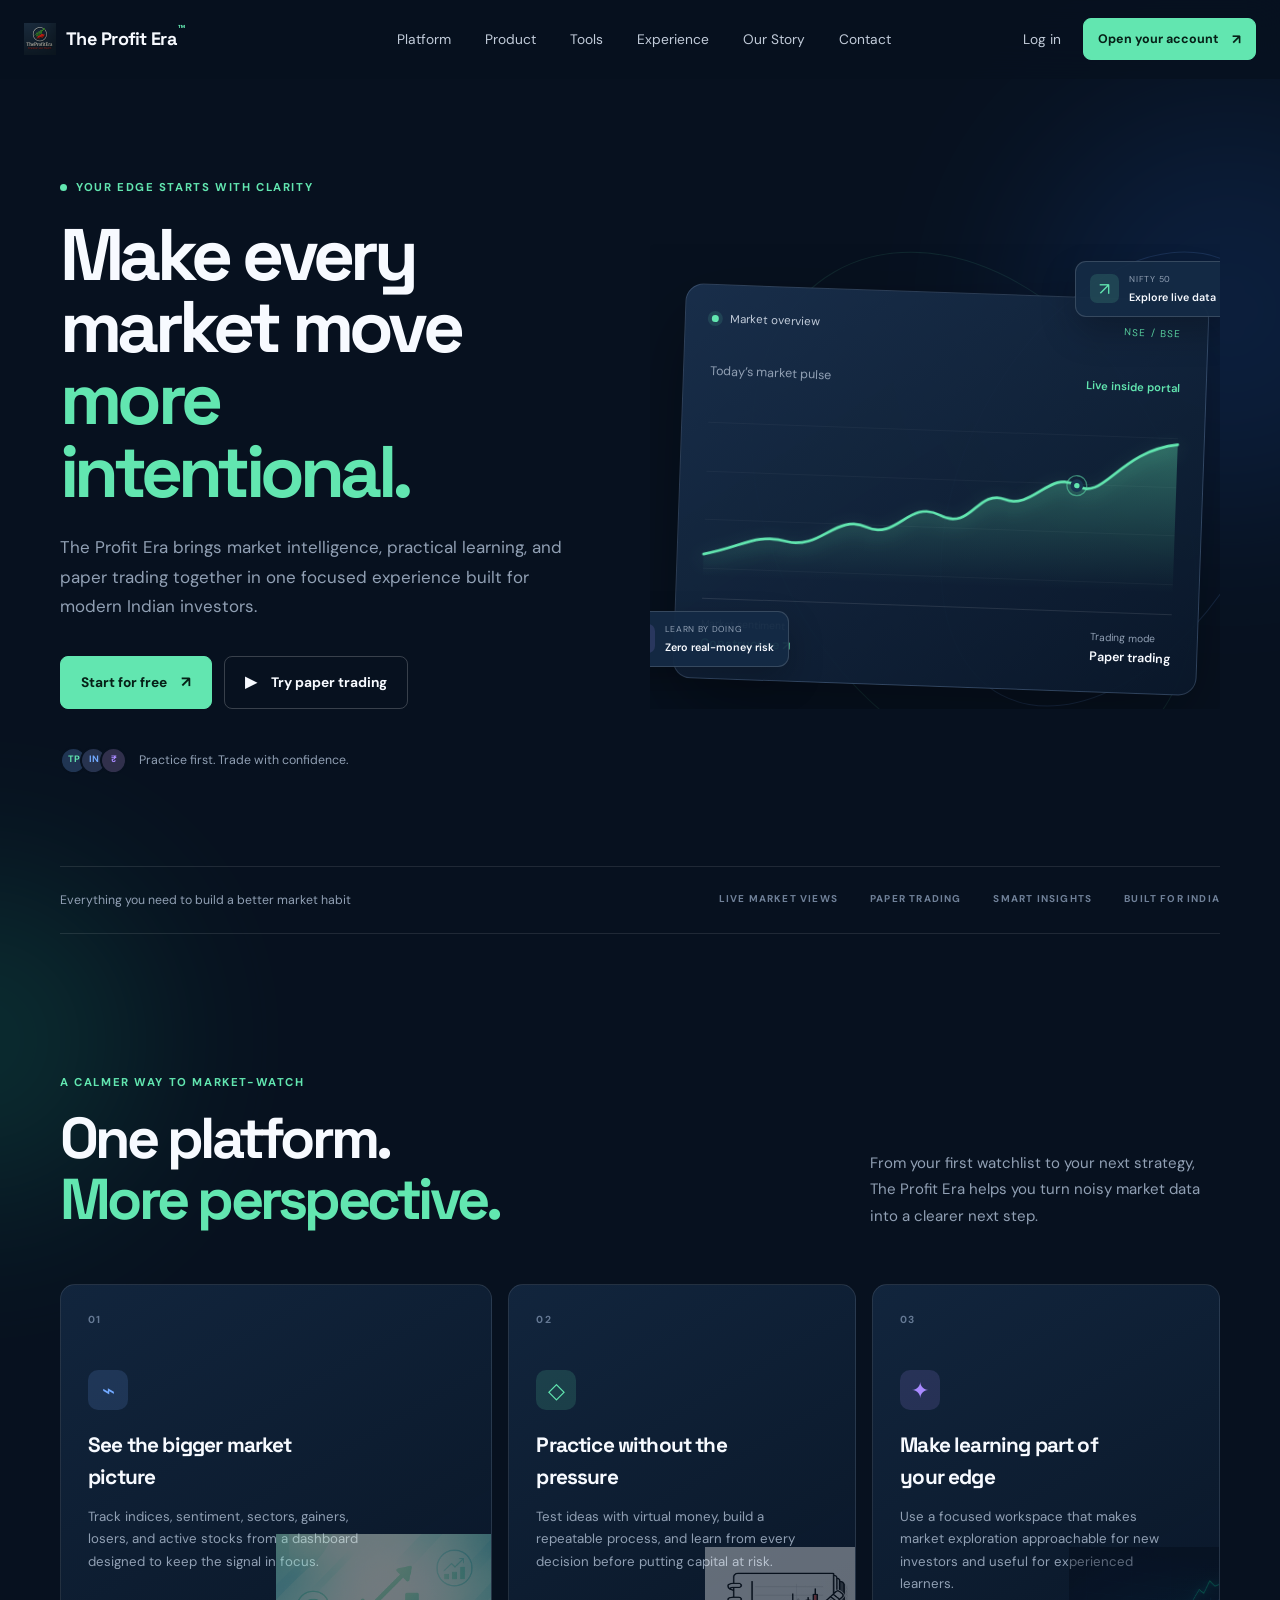
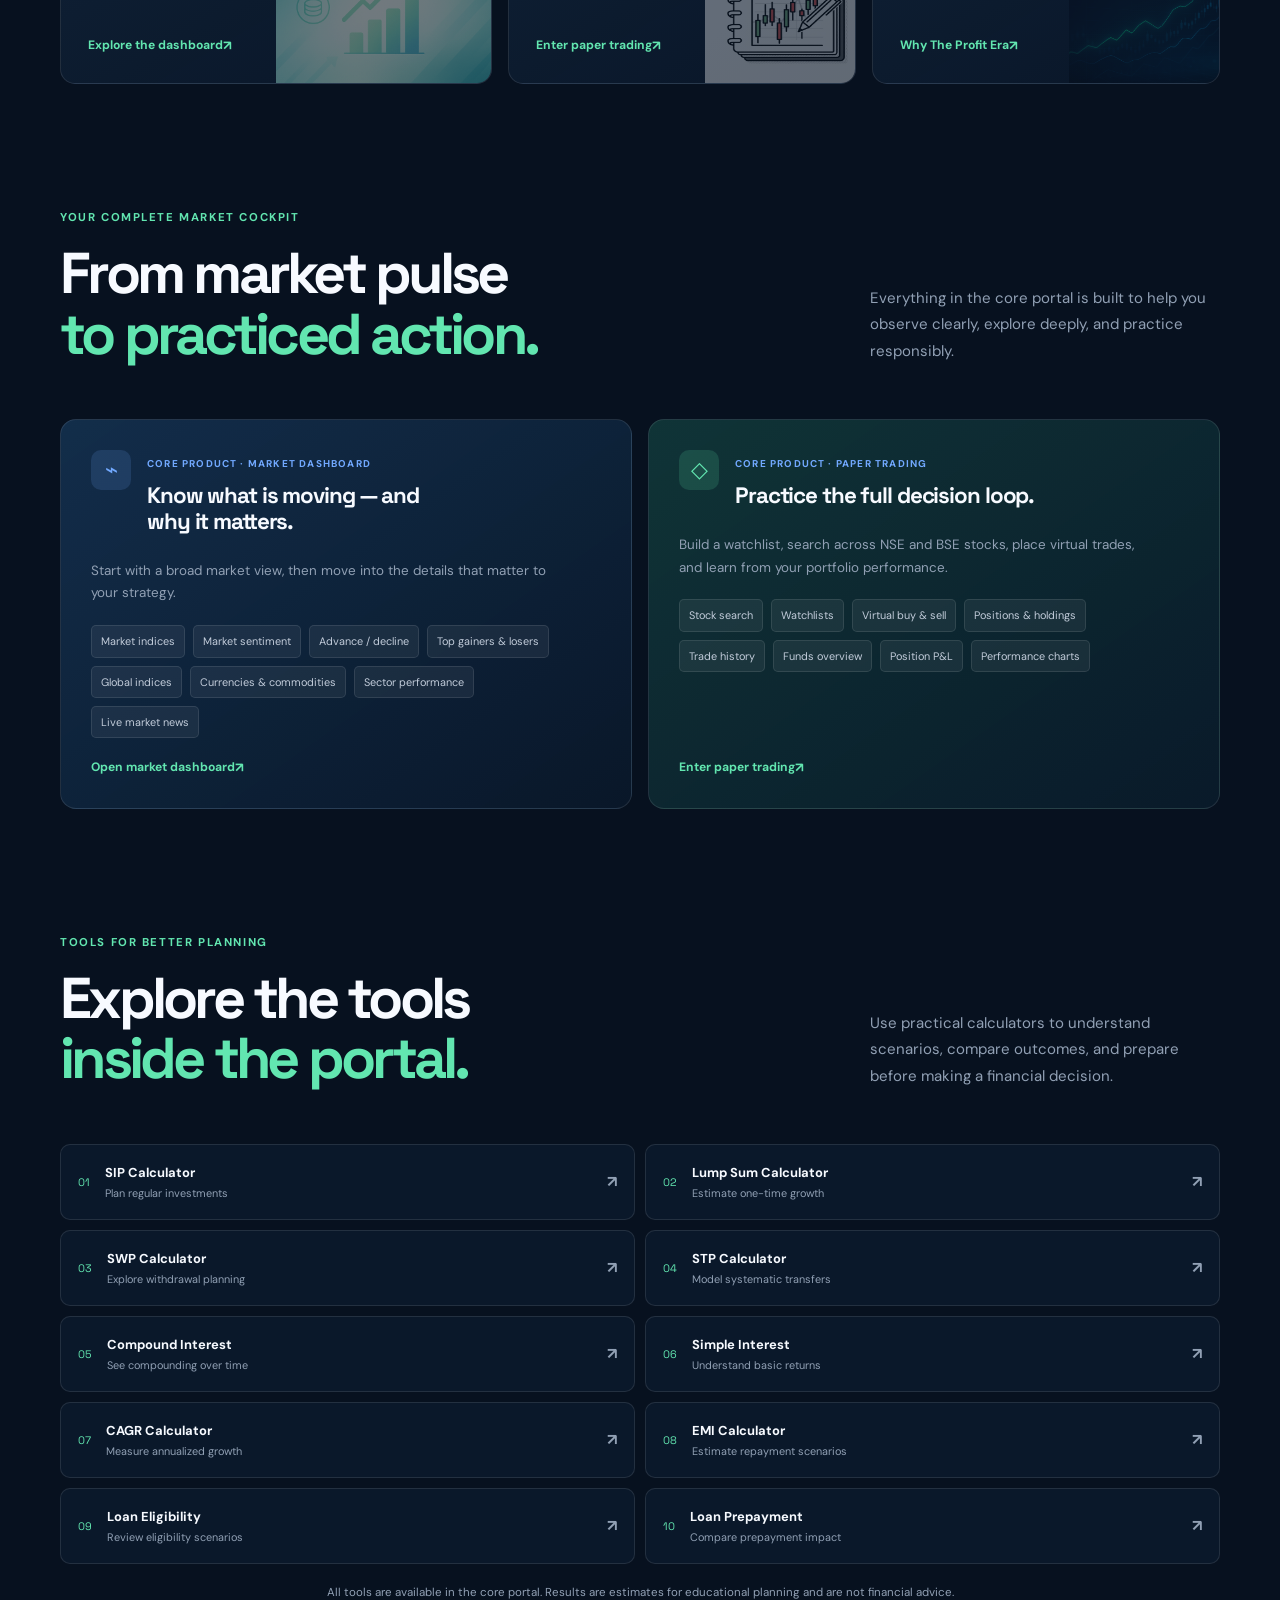
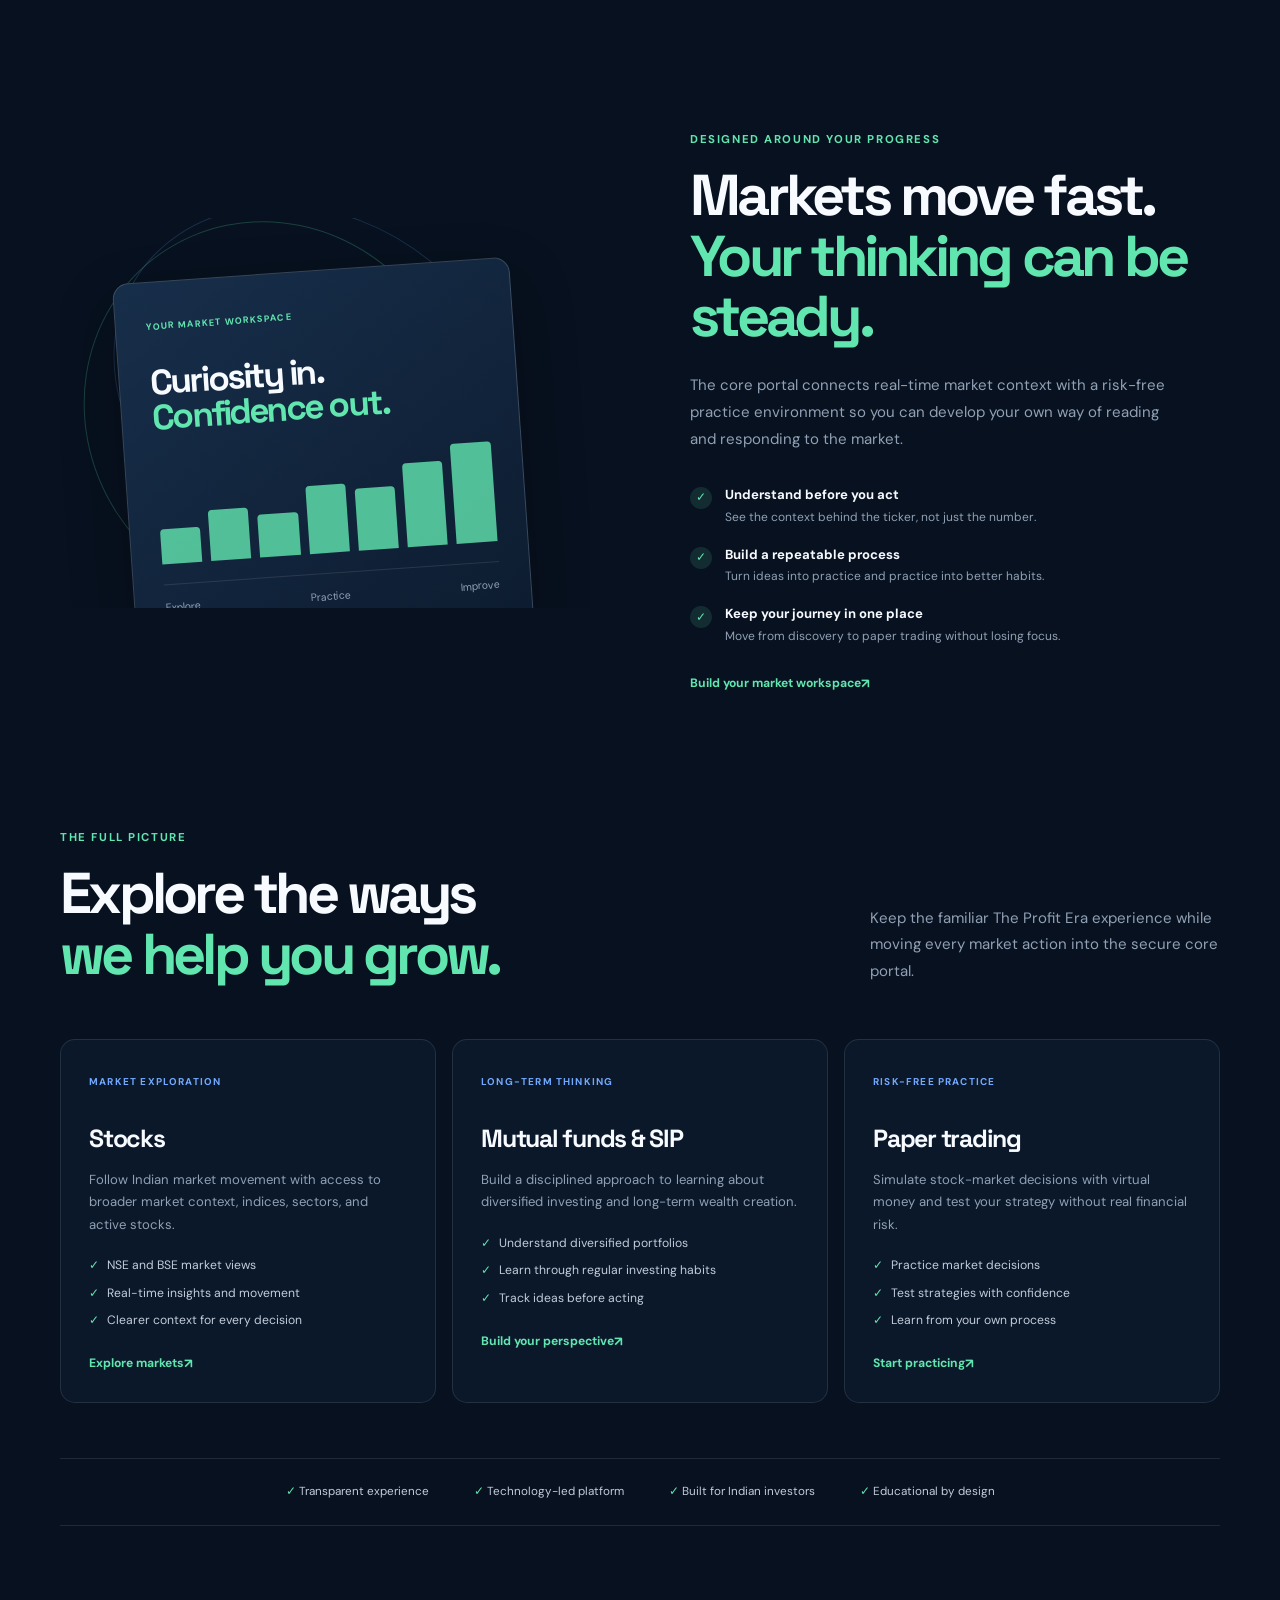
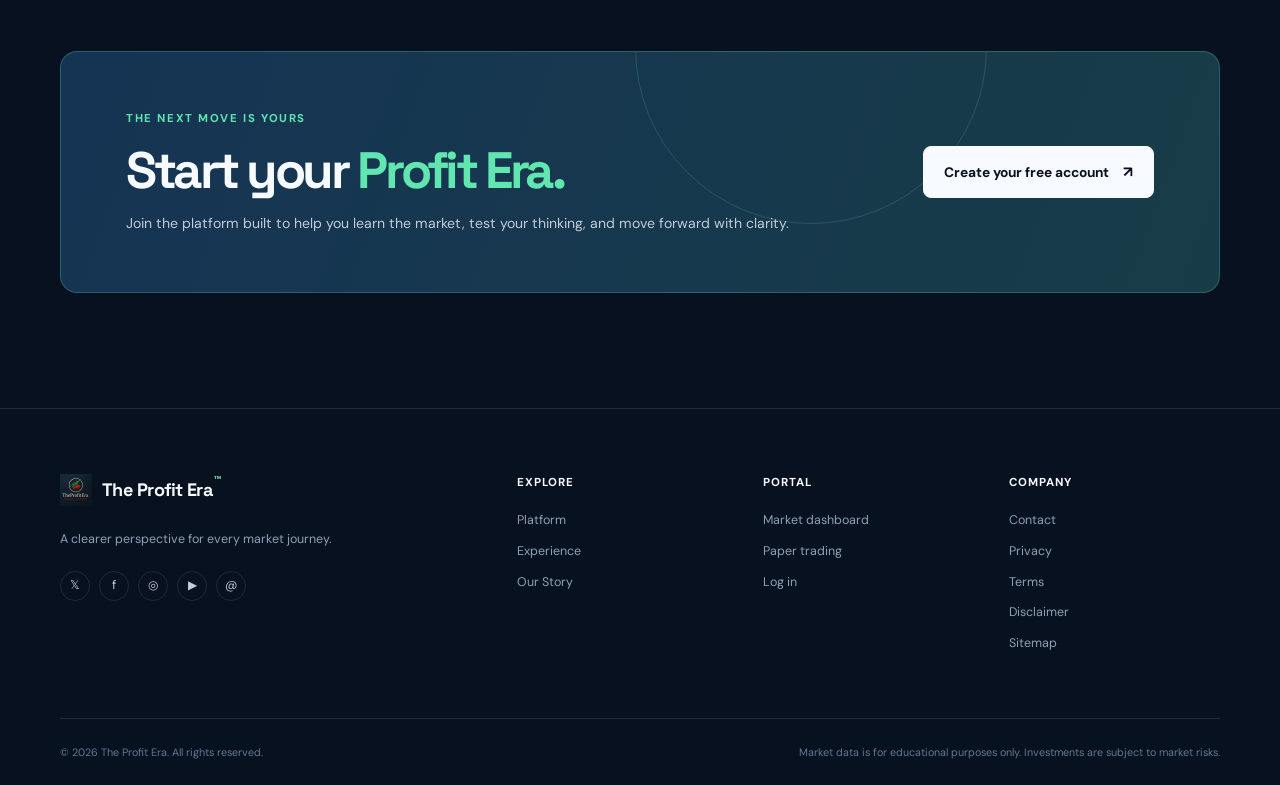
<file: index.html>
<!DOCTYPE html>
<html lang="en">
<head>
    <meta charset="UTF-8">
    <meta name="viewport" content="width=device-width, initial-scale=1.0">
    <title>The Profit Era | Smarter Market Decisions</title>
    <meta name="description" content="The Profit Era is a modern market intelligence and paper trading platform for Indian investors. Explore NSE and BSE market views, learn by doing, and build confidence before you trade.">
    <meta name="keywords" content="The Profit Era, TheProfitEra, Indian stock market, NSE market data, BSE market data, stock market dashboard India, paper trading India, virtual stock trading, market intelligence platform, stock market learning, investment tools India, trading practice platform, SIP calculator, lump sum calculator, SWP calculator, STP calculator, compound interest calculator, simple interest calculator, CAGR calculator, EMI calculator, loan eligibility calculator, loan prepayment calculator">
    <meta name="robots" content="index, follow">
    <link rel="canonical" href="https://theprofitera.com/">
    <meta property="og:title" content="The Profit Era | Smarter Market Decisions">
    <meta property="og:description" content="Understand the market. Practice your strategy. Trade with more confidence.">
    <meta property="og:type" content="website">
    <meta property="og:url" content="https://theprofitera.com/">
    <meta property="og:image" content="https://theprofitera.com/assets/img/hero_section.png">
    <meta name="theme-color" content="#07111f">
    <link rel="preconnect" href="https://fonts.googleapis.com">
    <link rel="preconnect" href="https://fonts.gstatic.com" crossorigin>
    <link href="https://fonts.googleapis.com/css2?family=DM+Sans:wght@400;500;600;700&family=Space+Grotesk:wght@500;600;700&display=swap" rel="stylesheet">
    <link rel="stylesheet" href="assets/css/style.css">
    <script type="application/ld+json">{"@context":"https://schema.org","@type":"Organization","name":"The Profit Era","url":"https://theprofitera.com/","logo":"https://theprofitera.com/assets/img/logo.png","sameAs":["https://twitter.com/theprofitera","https://www.facebook.com/people/The-Profit-Era/61572953304388/","https://www.instagram.com/theprofitera25/","https://www.youtube.com/@THEPROFITERA25","https://www.threads.com/@theprofitera25"]}</script>
    <script type="application/ld+json">{"@context":"https://schema.org","@type":"WebSite","name":"The Profit Era","url":"https://theprofitera.com/","description":"Market intelligence and paper trading for Indian investors."}</script>
</head>
<body>
    <div class="page-glow page-glow-one"></div>
    <div class="page-glow page-glow-two"></div>
    <header class="site-header" id="top">
        <div class="nav-shell">
            <a class="brand" href="index.html" aria-label="The Profit Era home">
                <img src="assets/img/logo.png" alt="The Profit Era logo">
                <span>The Profit Era<sup>™</sup></span>
            </a>
            <nav class="desktop-nav" aria-label="Primary navigation">
                <a href="#platform">Platform</a>
                <a href="#core-product">Product</a>
                <a href="#tools">Tools</a>
                <a href="#experience">Experience</a>
                <a href="about.html">Our Story</a>
                <a href="contact.html">Contact</a>
            </nav>
            <div class="nav-actions">
                <a class="text-link" href="https://portal.theprofitera.com/Auth/Login">Log in</a>
                <a class="button button-small" href="https://portal.theprofitera.com/Auth/Register">Open your account <span>↗</span></a>
                <button class="menu-toggle" id="menu-toggle" aria-label="Open navigation" aria-expanded="false">☰</button>
            </div>
        </div>
        <div class="mobile-nav" id="mobile-nav">
            <a href="#platform">Platform</a>
            <a href="#core-product">Product</a>
            <a href="#tools">Tools</a>
            <a href="#experience">Experience</a>
            <a href="about.html">Our Story</a>
            <a href="contact.html">Contact</a>
            <a href="https://portal.theprofitera.com/Auth/Login">Log in</a>
            <a class="button" href="https://portal.theprofitera.com/Auth/Register">Open your account <span>↗</span></a>
        </div>
    </header>

    <main>
        <section class="hero section-shell">
            <div class="hero-copy reveal">
                <div class="eyebrow"><span class="eyebrow-dot"></span> Your edge starts with clarity</div>
                <h1>Make every market move <em>more intentional.</em></h1>
                <p class="hero-lead">The Profit Era brings market intelligence, practical learning, and paper trading together in one focused experience built for modern Indian investors.</p>
                <div class="hero-actions">
                    <a class="button" href="https://portal.theprofitera.com/Auth/Register">Start for free <span>↗</span></a>
                    <a class="button button-ghost" href="https://portal.theprofitera.com/PaperTrading/Index"><span class="play-icon">▶</span> Try paper trading</a>
                </div>
                <div class="hero-proof"><span class="avatars"><i>TP</i><i>IN</i><i>₹</i></span><span>Practice first. Trade with confidence.</span></div>
            </div>
            <div class="hero-visual reveal reveal-delay">
                <div class="visual-orbit orbit-one"></div>
                <div class="visual-orbit orbit-two"></div>
                <div class="market-card">
                    <div class="market-card-top"><span><b class="live-dot"></b> Market overview</span><small>NSE / BSE</small></div>
                    <div class="market-heading"><span>Today’s market pulse</span><strong>Live inside portal</strong></div>
                    <div class="chart-area">
                        <div class="chart-grid"><span></span><span></span><span></span><span></span></div>
                        <svg viewBox="0 0 520 180" role="img" aria-label="Illustrative rising market trend">
                            <defs><linearGradient id="chart-fill" x1="0" x2="0" y1="0" y2="1"><stop offset="0" stop-color="#62e6b0" stop-opacity=".36"/><stop offset="1" stop-color="#62e6b0" stop-opacity="0"/></linearGradient></defs>
                            <path class="chart-fill" d="M0 155 C45 145 55 130 92 138 S145 105 179 119 S225 86 260 103 S300 72 331 83 S380 48 410 65 S455 25 520 16 V180 H0Z"/>
                            <path class="chart-line" d="M0 155 C45 145 55 130 92 138 S145 105 179 119 S225 86 260 103 S300 72 331 83 S380 48 410 65 S455 25 520 16"/>
                            <circle cx="410" cy="65" r="5"/><circle cx="410" cy="65" r="11" class="chart-pulse"/>
                        </svg>
                    </div>
                    <div class="market-card-bottom"><div><small>Market sentiment</small><b class="positive">Constructive <span>↗</span></b></div><div><small>Trading mode</small><b>Paper trading</b></div></div>
                </div>
                <div class="floating-chip chip-nifty"><span class="chip-icon">↗</span><div><small>NIFTY 50</small><b>Explore live data</b></div></div>
                <div class="floating-chip chip-practice"><span class="chip-icon purple">✦</span><div><small>LEARN BY DOING</small><b>Zero real-money risk</b></div></div>
            </div>
        </section>

        <section class="trust-strip section-shell reveal">
            <p>Everything you need to build a better market habit</p>
            <div><span>LIVE MARKET VIEWS</span><span>PAPER TRADING</span><span>SMART INSIGHTS</span><span>BUILT FOR INDIA</span></div>
        </section>

        <section class="platform section-shell" id="platform">
            <div class="section-heading reveal"><div><div class="eyebrow">A calmer way to market-watch</div><h2>One platform.<br><em>More perspective.</em></h2></div><p>From your first watchlist to your next strategy, The Profit Era helps you turn noisy market data into a clearer next step.</p></div>
            <div class="feature-grid">
                <article class="feature-card feature-card-large reveal"><div class="card-number">01</div><div class="feature-icon blue">⌁</div><h3>See the bigger market picture</h3><p>Track indices, sentiment, sectors, gainers, losers, and active stocks from a dashboard designed to keep the signal in focus.</p><a href="https://portal.theprofitera.com/">Explore the dashboard <span>↗</span></a><img src="assets/img/stock_section.png" alt="Stock market dashboard illustration" loading="lazy"></article>
                <article class="feature-card reveal"><div class="card-number">02</div><div class="feature-icon green">◇</div><h3>Practice without the pressure</h3><p>Test ideas with virtual money, build a repeatable process, and learn from every decision before putting capital at risk.</p><a href="https://portal.theprofitera.com/PaperTrading/Index">Enter paper trading <span>↗</span></a><img src="assets/img/paper_trade.png" alt="Paper trading illustration" loading="lazy"></article>
                <article class="feature-card reveal"><div class="card-number">03</div><div class="feature-icon violet">✦</div><h3>Make learning part of your edge</h3><p>Use a focused workspace that makes market exploration approachable for new investors and useful for experienced learners.</p><a href="about.html">Why The Profit Era <span>↗</span></a><img src="assets/img/investments_preview.png" alt="Investment learning illustration" loading="lazy"></article>
            </div>
        </section>

        <section class="core-details section-shell" id="core-product">
            <div class="section-heading reveal"><div><div class="eyebrow">Your complete market cockpit</div><h2>From market pulse<br><em>to practiced action.</em></h2></div><p>Everything in the core portal is built to help you observe clearly, explore deeply, and practice responsibly.</p></div>
            <div class="detail-layout">
                <article class="detail-panel reveal"><div class="detail-panel-heading"><div class="feature-icon blue">⌁</div><div><span class="rich-kicker">CORE PRODUCT · MARKET DASHBOARD</span><h3>Know what is moving — and why it matters.</h3></div></div><p>Start with a broad market view, then move into the details that matter to your strategy.</p><div class="capability-list"><span>Market indices</span><span>Market sentiment</span><span>Advance / decline</span><span>Top gainers & losers</span><span>Global indices</span><span>Currencies & commodities</span><span>Sector performance</span><span>Live market news</span></div><a class="inline-arrow" href="https://portal.theprofitera.com/">Open market dashboard <span>↗</span></a></article>
                <article class="detail-panel detail-panel-accent reveal"><div class="detail-panel-heading"><div class="feature-icon green">◇</div><div><span class="rich-kicker">CORE PRODUCT · PAPER TRADING</span><h3>Practice the full decision loop.</h3></div></div><p>Build a watchlist, search across NSE and BSE stocks, place virtual trades, and learn from your portfolio performance.</p><div class="capability-list"><span>Stock search</span><span>Watchlists</span><span>Virtual buy & sell</span><span>Positions & holdings</span><span>Trade history</span><span>Funds overview</span><span>Position P&amp;L</span><span>Performance charts</span></div><a class="inline-arrow" href="https://portal.theprofitera.com/PaperTrading/Index">Enter paper trading <span>↗</span></a></article>
            </div>
        </section>

        <section class="tools-section section-shell" id="tools">
            <div class="section-heading reveal"><div><div class="eyebrow">Tools for better planning</div><h2>Explore the tools<br><em>inside the portal.</em></h2></div><p>Use practical calculators to understand scenarios, compare outcomes, and prepare before making a financial decision.</p></div>
            <div class="tools-grid">
                <a class="tool-item reveal" href="https://portal.theprofitera.com/Tools/SipCalculator"><span class="tool-index">01</span><span><b>SIP Calculator</b><small>Plan regular investments</small></span><strong>↗</strong></a>
                <a class="tool-item reveal" href="https://portal.theprofitera.com/Tools/LumpSumCalculator"><span class="tool-index">02</span><span><b>Lump Sum Calculator</b><small>Estimate one-time growth</small></span><strong>↗</strong></a>
                <a class="tool-item reveal" href="https://portal.theprofitera.com/Tools/SwpCalculator"><span class="tool-index">03</span><span><b>SWP Calculator</b><small>Explore withdrawal planning</small></span><strong>↗</strong></a>
                <a class="tool-item reveal" href="https://portal.theprofitera.com/Tools/StpCalculator"><span class="tool-index">04</span><span><b>STP Calculator</b><small>Model systematic transfers</small></span><strong>↗</strong></a>
                <a class="tool-item reveal" href="https://portal.theprofitera.com/Tools/CompoundInterestCalculator"><span class="tool-index">05</span><span><b>Compound Interest</b><small>See compounding over time</small></span><strong>↗</strong></a>
                <a class="tool-item reveal" href="https://portal.theprofitera.com/Tools/SimpleInterestCalculator"><span class="tool-index">06</span><span><b>Simple Interest</b><small>Understand basic returns</small></span><strong>↗</strong></a>
                <a class="tool-item reveal" href="https://portal.theprofitera.com/Tools/CagrCalculator"><span class="tool-index">07</span><span><b>CAGR Calculator</b><small>Measure annualized growth</small></span><strong>↗</strong></a>
                <a class="tool-item reveal" href="https://portal.theprofitera.com/Tools/EmiCalculator"><span class="tool-index">08</span><span><b>EMI Calculator</b><small>Estimate repayment scenarios</small></span><strong>↗</strong></a>
                <a class="tool-item reveal" href="https://portal.theprofitera.com/Tools/LoanEligibilityCalculator"><span class="tool-index">09</span><span><b>Loan Eligibility</b><small>Review eligibility scenarios</small></span><strong>↗</strong></a>
                <a class="tool-item reveal" href="https://portal.theprofitera.com/Tools/LoanPrepaymentCalculator"><span class="tool-index">10</span><span><b>Loan Prepayment</b><small>Compare prepayment impact</small></span><strong>↗</strong></a>
            </div>
            <p class="tools-note">All tools are available in the core portal. Results are estimates for educational planning and are not financial advice.</p>
        </section>

        <section class="experience section-shell" id="experience">
            <div class="experience-art reveal"><div class="art-ring"></div><div class="art-panel"><span class="mini-label">YOUR MARKET WORKSPACE</span><h3>Curiosity in.<br><em>Confidence out.</em></h3><div class="mini-bars"><i></i><i></i><i></i><i></i><i></i><i></i><i></i></div><div class="mini-footer"><span>Explore</span><span>Practice</span><span>Improve</span></div></div></div>
            <div class="experience-copy reveal"><div class="eyebrow">Designed around your progress</div><h2>Markets move fast.<br><em>Your thinking can be steady.</em></h2><p>The core portal connects real-time market context with a risk-free practice environment so you can develop your own way of reading and responding to the market.</p><ul class="check-list"><li><span>✓</span><div><b>Understand before you act</b><small>See the context behind the ticker, not just the number.</small></div></li><li><span>✓</span><div><b>Build a repeatable process</b><small>Turn ideas into practice and practice into better habits.</small></div></li><li><span>✓</span><div><b>Keep your journey in one place</b><small>Move from discovery to paper trading without losing focus.</small></div></li></ul><a class="inline-arrow" href="https://portal.theprofitera.com/Auth/Register">Build your market workspace <span>↗</span></a></div>
        </section>

        <section class="legacy-rich-content section-shell">
            <div class="section-heading reveal"><div><div class="eyebrow">The full picture</div><h2>Explore the ways<br><em>we help you grow.</em></h2></div><p>Keep the familiar The Profit Era experience while moving every market action into the secure core portal.</p></div>
            <div class="rich-grid">
                <article class="rich-card reveal"><span class="rich-kicker">MARKET EXPLORATION</span><h3>Stocks</h3><p>Follow Indian market movement with access to broader market context, indices, sectors, and active stocks.</p><ul><li>NSE and BSE market views</li><li>Real-time insights and movement</li><li>Clearer context for every decision</li></ul><a class="inline-arrow" href="https://portal.theprofitera.com/">Explore markets <span>↗</span></a></article>
                <article class="rich-card reveal"><span class="rich-kicker">LONG-TERM THINKING</span><h3>Mutual funds & SIP</h3><p>Build a disciplined approach to learning about diversified investing and long-term wealth creation.</p><ul><li>Understand diversified portfolios</li><li>Learn through regular investing habits</li><li>Track ideas before acting</li></ul><a class="inline-arrow" href="https://portal.theprofitera.com/">Build your perspective <span>↗</span></a></article>
                <article class="rich-card reveal"><span class="rich-kicker">RISK-FREE PRACTICE</span><h3>Paper trading</h3><p>Simulate stock-market decisions with virtual money and test your strategy without real financial risk.</p><ul><li>Practice market decisions</li><li>Test strategies with confidence</li><li>Learn from your own process</li></ul><a class="inline-arrow" href="https://portal.theprofitera.com/PaperTrading/Index">Start practicing <span>↗</span></a></article>
            </div>
            <div class="trust-row reveal"><span>✓ Transparent experience</span><span>✓ Technology-led platform</span><span>✓ Built for Indian investors</span><span>✓ Educational by design</span></div>
        </section>
        <section class="cta section-shell reveal"><div class="cta-inner"><div><div class="eyebrow">The next move is yours</div><h2>Start your <em>Profit Era.</em></h2><p>Join the platform built to help you learn the market, test your thinking, and move forward with clarity.</p></div><a class="button button-light" href="https://portal.theprofitera.com/Auth/Register">Create your free account <span>↗</span></a></div></section>
    </main>

    <footer class="site-footer"><div class="footer-main section-shell"><div class="footer-brand"><a class="brand" href="index.html"><img src="assets/img/logo.png" alt="The Profit Era logo"><span>The Profit Era<sup>™</sup></span></a><p>A clearer perspective for every market journey.</p><div class="footer-social" aria-label="The Profit Era social links"><a href="https://twitter.com/theprofitera" target="_blank" rel="noopener noreferrer" aria-label="The Profit Era on X">𝕏</a><a href="https://www.facebook.com/people/The-Profit-Era/61572953304388/" target="_blank" rel="noopener noreferrer" aria-label="The Profit Era on Facebook">f</a><a href="https://www.instagram.com/theprofitera25/" target="_blank" rel="noopener noreferrer" aria-label="The Profit Era on Instagram">◎</a><a href="https://www.youtube.com/@THEPROFITERA25" target="_blank" rel="noopener noreferrer" aria-label="The Profit Era on YouTube">▶</a><a href="https://www.threads.com/@theprofitera25" target="_blank" rel="noopener noreferrer" aria-label="The Profit Era on Threads">@</a></div></div><div class="footer-column"><b>Explore</b><a href="#platform">Platform</a><a href="#experience">Experience</a><a href="about.html">Our Story</a></div><div class="footer-column"><b>Portal</b><a href="https://portal.theprofitera.com/">Market dashboard</a><a href="https://portal.theprofitera.com/PaperTrading/Index">Paper trading</a><a href="https://portal.theprofitera.com/Auth/Login">Log in</a></div><div class="footer-column"><b>Company</b><a href="contact.html">Contact</a><a href="privacy-policy.html">Privacy</a><a href="terms-conditions.html">Terms</a><a href="disclaimer.html">Disclaimer</a><a href="sitemap.xml">Sitemap</a></div></div><div class="footer-bottom section-shell"><span>© <span id="current-year"></span> The Profit Era. All rights reserved.</span><span>Market data is for educational purposes only. Investments are subject to market risks.</span></div></footer>
    <script src="assets/js/script.js"></script>
</body>
</html>
</file>
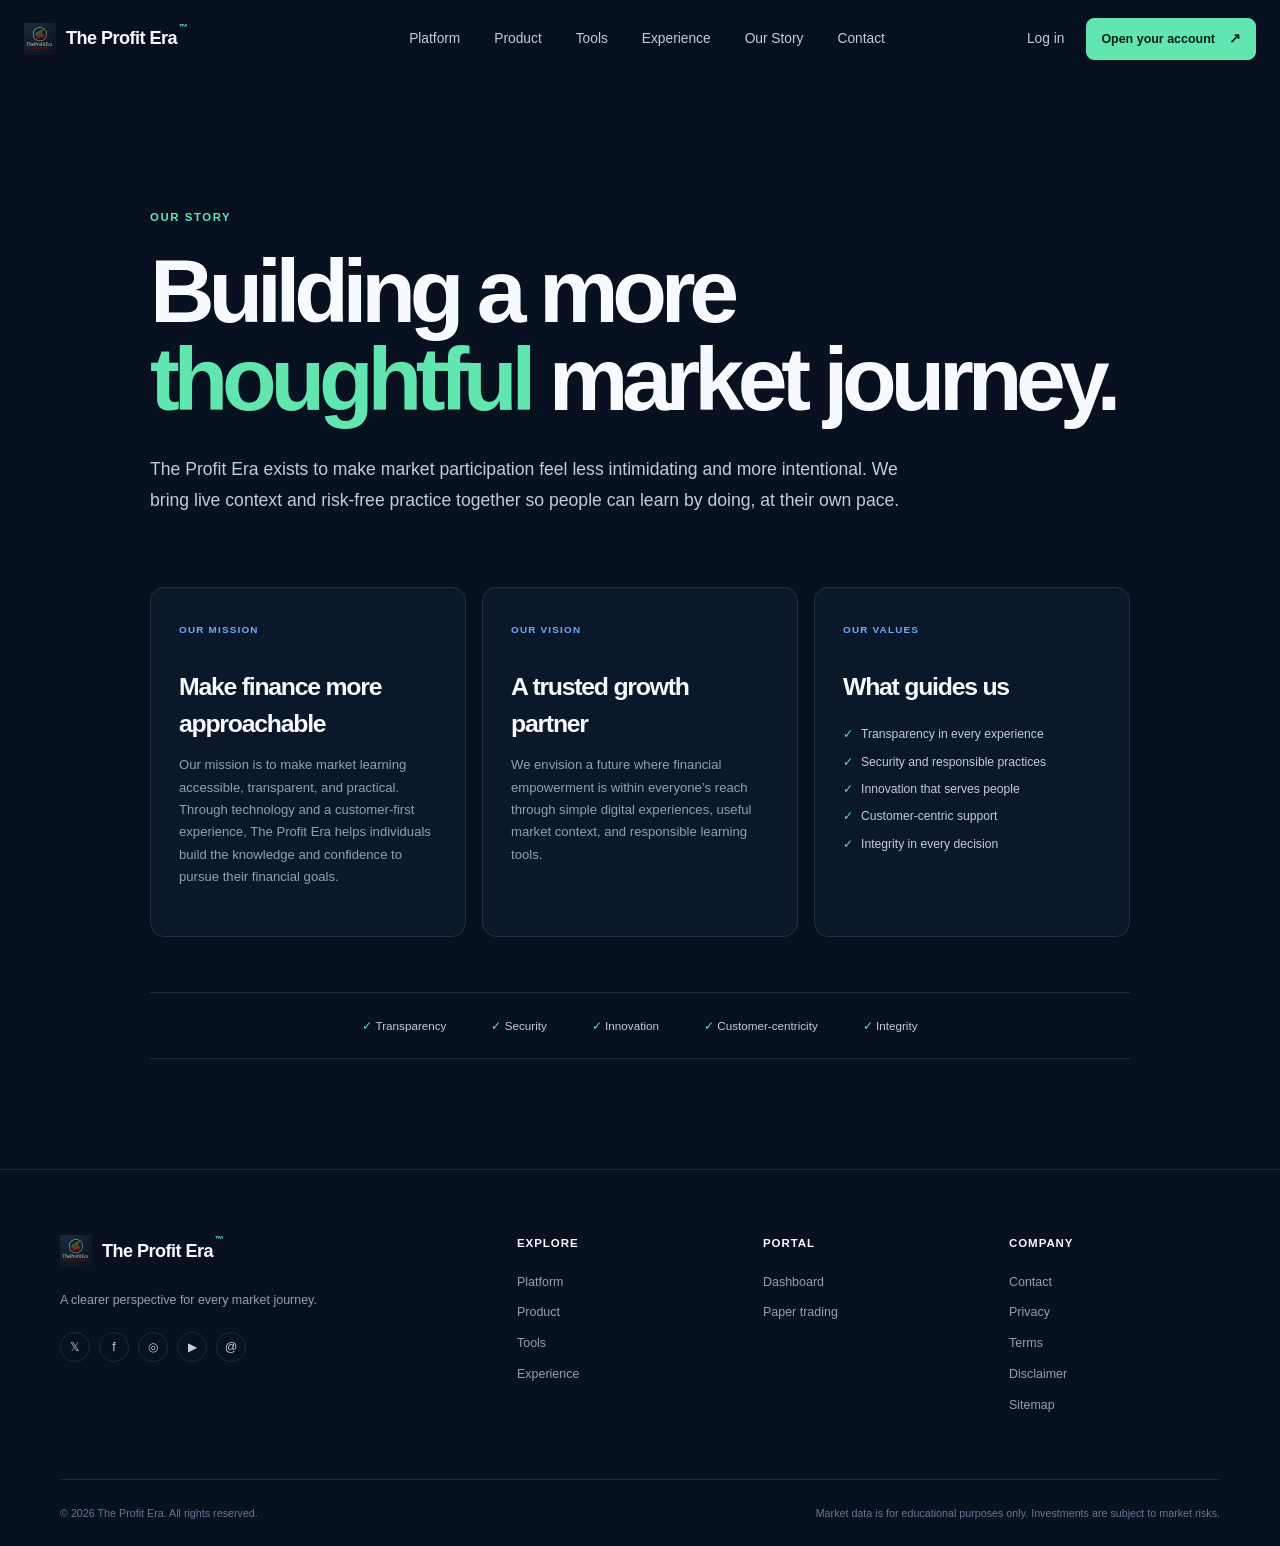
<file: about.html>
<!DOCTYPE html>
<html lang="en">
<head>
    <meta charset="UTF-8"><meta name="viewport" content="width=device-width, initial-scale=1.0">
    <title>Our Story | The Profit Era</title>
    <meta name="description" content="Learn how The Profit Era makes Indian stock market learning, market intelligence, and paper trading more approachable.">
    <meta name="keywords" content="about The Profit Era, TheProfitEra mission, stock market learning India, paper trading platform, market education India, investment technology, responsible trading practice">
    <meta name="robots" content="index, follow"><meta property="og:title" content="Our Story | The Profit Era"><meta property="og:description" content="Learn how The Profit Era makes market learning and paper trading more approachable."><meta property="og:type" content="AboutPage"><meta property="og:url" content="https://theprofitera.com/about.html"><link rel="canonical" href="https://theprofitera.com/about.html"><link rel="stylesheet" href="assets/css/style.css"><script type="application/ld+json">{"@context":"https://schema.org","@type":"AboutPage","name":"Our Story | The Profit Era","url":"https://theprofitera.com/about.html","isPartOf":{"@type":"WebSite","name":"The Profit Era","url":"https://theprofitera.com/"}}</script>
</head>
<body>
    <header class="site-header"><div class="nav-shell"><a class="brand" href="index.html"><img src="assets/img/logo.png" alt="The Profit Era logo"><span>The Profit Era<sup>™</sup></span></a><nav class="desktop-nav"><a href="index.html#platform">Platform</a><a href="index.html#core-product">Product</a><a href="index.html#tools">Tools</a><a href="index.html#experience">Experience</a><a href="about.html">Our Story</a><a href="contact.html">Contact</a></nav><div class="nav-actions"><a class="text-link" href="https://portal.theprofitera.com/Auth/Login">Log in</a><a class="button button-small" href="https://portal.theprofitera.com/Auth/Register">Open your account <span>↗</span></a><button class="menu-toggle" id="menu-toggle" aria-label="Open navigation" aria-expanded="false">☰</button></div></div><div class="mobile-nav" id="mobile-nav"><a href="index.html#platform">Platform</a><a href="index.html#core-product">Product</a><a href="index.html#tools">Tools</a><a href="index.html#experience">Experience</a><a href="about.html">Our Story</a><a href="contact.html">Contact</a><a href="https://portal.theprofitera.com/Auth/Login">Log in</a><a class="button" href="https://portal.theprofitera.com/Auth/Register">Open your account <span>↗</span></a></div></header>
    <main><section class="section-shell" style="padding:130px 0 110px;max-width:980px"><div class="eyebrow">Our story</div><h1 style="font-family:'Space Grotesk',sans-serif;font-size:clamp(3rem,7vw,6rem);letter-spacing:-.07em;line-height:.98;margin:22px 0 30px">Building a more <em>thoughtful</em> market journey.</h1><p style="color:var(--muted-light);font-size:1.1rem;line-height:1.8;max-width:760px">The Profit Era exists to make market participation feel less intimidating and more intentional. We bring live context and risk-free practice together so people can learn by doing, at their own pace.</p><div class="rich-grid" style="margin-top:70px"><article class="rich-card"><span class="rich-kicker">OUR MISSION</span><h3>Make finance more approachable</h3><p>Our mission is to make market learning accessible, transparent, and practical. Through technology and a customer-first experience, The Profit Era helps individuals build the knowledge and confidence to pursue their financial goals.</p></article><article class="rich-card"><span class="rich-kicker">OUR VISION</span><h3>A trusted growth partner</h3><p>We envision a future where financial empowerment is within everyone’s reach through simple digital experiences, useful market context, and responsible learning tools.</p></article><article class="rich-card"><span class="rich-kicker">OUR VALUES</span><h3>What guides us</h3><ul><li>Transparency in every experience</li><li>Security and responsible practices</li><li>Innovation that serves people</li><li>Customer-centric support</li><li>Integrity in every decision</li></ul></article></div><div class="trust-row"><span>✓ Transparency</span><span>✓ Security</span><span>✓ Innovation</span><span>✓ Customer-centricity</span><span>✓ Integrity</span></div></section></main>
    <footer class="site-footer"><div class="footer-main section-shell"><div class="footer-brand"><a class="brand" href="index.html"><img src="assets/img/logo.png" alt="The Profit Era logo"><span>The Profit Era<sup>™</sup></span></a><p>A clearer perspective for every market journey.</p><div class="footer-social" aria-label="The Profit Era social links"><a href="https://twitter.com/theprofitera" target="_blank" rel="noopener noreferrer" aria-label="The Profit Era on X">𝕏</a><a href="https://www.facebook.com/people/The-Profit-Era/61572953304388/" target="_blank" rel="noopener noreferrer" aria-label="The Profit Era on Facebook">f</a><a href="https://www.instagram.com/theprofitera25/" target="_blank" rel="noopener noreferrer" aria-label="The Profit Era on Instagram">◎</a><a href="https://www.youtube.com/@THEPROFITERA25" target="_blank" rel="noopener noreferrer" aria-label="The Profit Era on YouTube">▶</a><a href="https://www.threads.com/@theprofitera25" target="_blank" rel="noopener noreferrer" aria-label="The Profit Era on Threads">@</a></div></div><div class="footer-column"><b>Explore</b><a href="index.html#platform">Platform</a><a href="index.html#core-product">Product</a><a href="index.html#tools">Tools</a><a href="index.html#experience">Experience</a></div><div class="footer-column"><b>Portal</b><a href="https://portal.theprofitera.com/">Dashboard</a><a href="https://portal.theprofitera.com/PaperTrading/Index">Paper trading</a></div><div class="footer-column"><b>Company</b><a href="contact.html">Contact</a><a href="privacy-policy.html">Privacy</a><a href="terms-conditions.html">Terms</a><a href="disclaimer.html">Disclaimer</a><a href="sitemap.xml">Sitemap</a></div></div><div class="footer-bottom section-shell"><span>© <span id="current-year"></span> The Profit Era. All rights reserved.</span><span>Market data is for educational purposes only. Investments are subject to market risks.</span></div></footer><script src="assets/js/script.js"></script>
</body>
</html>
</file>
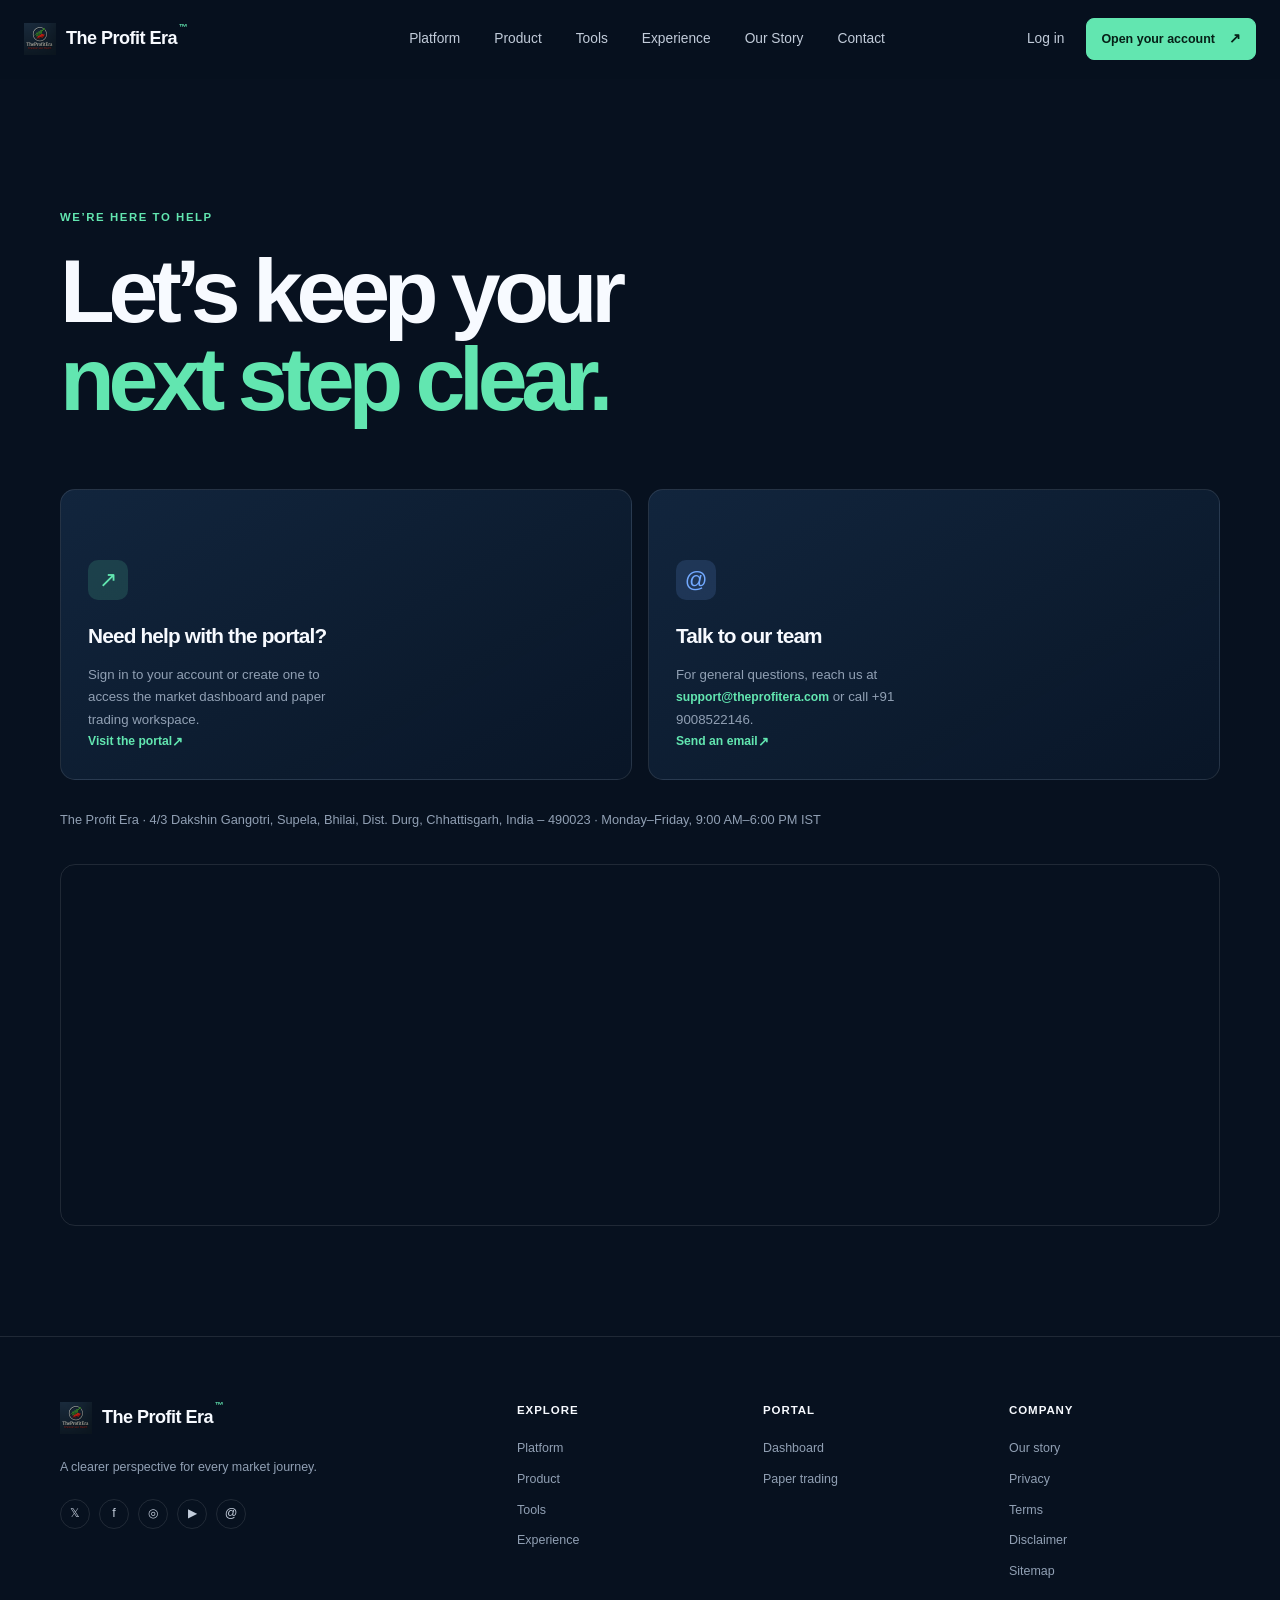
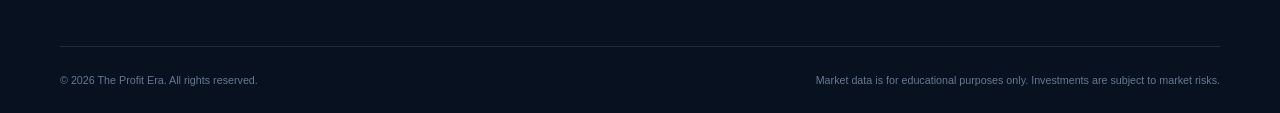
<file: contact.html>
<!DOCTYPE html>
<html lang="en">
<head>
    <meta charset="UTF-8"><meta name="viewport" content="width=device-width, initial-scale=1.0">
    <title>Contact | The Profit Era</title>
    <meta name="description" content="Contact The Profit Era for support with the Indian market intelligence dashboard, paper trading platform, and investor tools.">
    <meta name="keywords" content="contact The Profit Era, TheProfitEra support, paper trading support India, stock market platform support, Bhilai financial technology, investor platform contact">
    <meta name="robots" content="index, follow"><meta property="og:title" content="Contact | The Profit Era"><meta property="og:description" content="Contact The Profit Era for support with the market intelligence and paper trading platform."><meta property="og:type" content="ContactPage"><meta property="og:url" content="https://theprofitera.com/contact.html"><link rel="canonical" href="https://theprofitera.com/contact.html"><link rel="stylesheet" href="assets/css/style.css"><script type="application/ld+json">{"@context":"https://schema.org","@type":"ContactPage","name":"Contact | The Profit Era","url":"https://theprofitera.com/contact.html","mainEntity":{"@type":"Organization","name":"The Profit Era","email":"support@theprofitera.com","telephone":"+919008522146","address":{"@type":"PostalAddress","streetAddress":"4/3 Dakshin Gangotri, Supela","addressLocality":"Bhilai","addressRegion":"Chhattisgarh","postalCode":"490023","addressCountry":"IN"}}}</script>
</head>
<body>
    <header class="site-header"><div class="nav-shell"><a class="brand" href="index.html"><img src="assets/img/logo.png" alt="The Profit Era logo"><span>The Profit Era<sup>™</sup></span></a><nav class="desktop-nav"><a href="index.html#platform">Platform</a><a href="index.html#core-product">Product</a><a href="index.html#tools">Tools</a><a href="index.html#experience">Experience</a><a href="about.html">Our Story</a><a href="contact.html">Contact</a></nav><div class="nav-actions"><a class="text-link" href="https://portal.theprofitera.com/Auth/Login">Log in</a><a class="button button-small" href="https://portal.theprofitera.com/Auth/Register">Open your account <span>↗</span></a><button class="menu-toggle" id="menu-toggle" aria-label="Open navigation" aria-expanded="false">☰</button></div></div><div class="mobile-nav" id="mobile-nav"><a href="index.html#platform">Platform</a><a href="index.html#core-product">Product</a><a href="index.html#tools">Tools</a><a href="index.html#experience">Experience</a><a href="about.html">Our Story</a><a href="contact.html">Contact</a><a href="https://portal.theprofitera.com/Auth/Login">Log in</a><a class="button" href="https://portal.theprofitera.com/Auth/Register">Open your account <span>↗</span></a></div></header>
    <main><section class="section-shell" style="padding:130px 0 110px"><div class="eyebrow">We’re here to help</div><h1 style="font-family:'Space Grotesk',sans-serif;font-size:clamp(3rem,7vw,6rem);letter-spacing:-.07em;line-height:.98;margin:22px 0 30px">Let’s keep your<br><em>next step clear.</em></h1><div class="feature-grid contact-grid" style="margin-top:65px"><article class="feature-card" style="min-height:280px"><div class="feature-icon green">↗</div><h3>Need help with the portal?</h3><p>Sign in to your account or create one to access the market dashboard and paper trading workspace.</p><a href="https://portal.theprofitera.com/Auth/Login">Visit the portal <span>↗</span></a></article><article class="feature-card" style="min-height:280px"><div class="feature-icon blue">@</div><h3>Talk to our team</h3><p>For general questions, reach us at <a class="inline-arrow" style="position:relative;bottom:auto" href="mailto:support@theprofitera.com">support@theprofitera.com</a> or call +91 9008522146.</p><a href="mailto:support@theprofitera.com">Send an email <span>↗</span></a></article></div><p style="color:var(--muted);font-size:.8rem;margin-top:30px">The Profit Era · 4/3 Dakshin Gangotri, Supela, Bhilai, Dist. Durg, Chhattisgarh, India – 490023 · Monday–Friday, 9:00 AM–6:00 PM IST</p><div style="border:1px solid var(--line);border-radius:15px;overflow:hidden;margin-top:35px"><iframe src="https://www.google.com/maps/embed?pb=!1m14!1m8!1m3!1d232.4806207892135!2d81.3490704!3d21.204473!3m2!1i1024!2i768!4f13.1!3m3!1m2!1s0x3a2923dc455aabb1%3A0xedf520124334e7c6!2sThe%20Profit%20Era%20(Angel%20One)!5e0!3m2!1sen!2sin!4v1752306073563!5m2!1sen!2sin" width="100%" height="360" style="border:0;display:block" loading="lazy" title="The Profit Era Bhilai location map"></iframe></div></section></main>
    <footer class="site-footer"><div class="footer-main section-shell"><div class="footer-brand"><a class="brand" href="index.html"><img src="assets/img/logo.png" alt="The Profit Era logo"><span>The Profit Era<sup>™</sup></span></a><p>A clearer perspective for every market journey.</p><div class="footer-social" aria-label="The Profit Era social links"><a href="https://twitter.com/theprofitera" target="_blank" rel="noopener noreferrer" aria-label="The Profit Era on X">𝕏</a><a href="https://www.facebook.com/people/The-Profit-Era/61572953304388/" target="_blank" rel="noopener noreferrer" aria-label="The Profit Era on Facebook">f</a><a href="https://www.instagram.com/theprofitera25/" target="_blank" rel="noopener noreferrer" aria-label="The Profit Era on Instagram">◎</a><a href="https://www.youtube.com/@THEPROFITERA25" target="_blank" rel="noopener noreferrer" aria-label="The Profit Era on YouTube">▶</a><a href="https://www.threads.com/@theprofitera25" target="_blank" rel="noopener noreferrer" aria-label="The Profit Era on Threads">@</a></div></div><div class="footer-column"><b>Explore</b><a href="index.html#platform">Platform</a><a href="index.html#core-product">Product</a><a href="index.html#tools">Tools</a><a href="index.html#experience">Experience</a></div><div class="footer-column"><b>Portal</b><a href="https://portal.theprofitera.com/">Dashboard</a><a href="https://portal.theprofitera.com/PaperTrading/Index">Paper trading</a></div><div class="footer-column"><b>Company</b><a href="about.html">Our story</a><a href="privacy-policy.html">Privacy</a><a href="terms-conditions.html">Terms</a><a href="disclaimer.html">Disclaimer</a><a href="sitemap.xml">Sitemap</a></div></div><div class="footer-bottom section-shell"><span>© <span id="current-year"></span> The Profit Era. All rights reserved.</span><span>Market data is for educational purposes only. Investments are subject to market risks.</span></div></footer><script src="assets/js/script.js"></script>
</body>
</html>
</file>
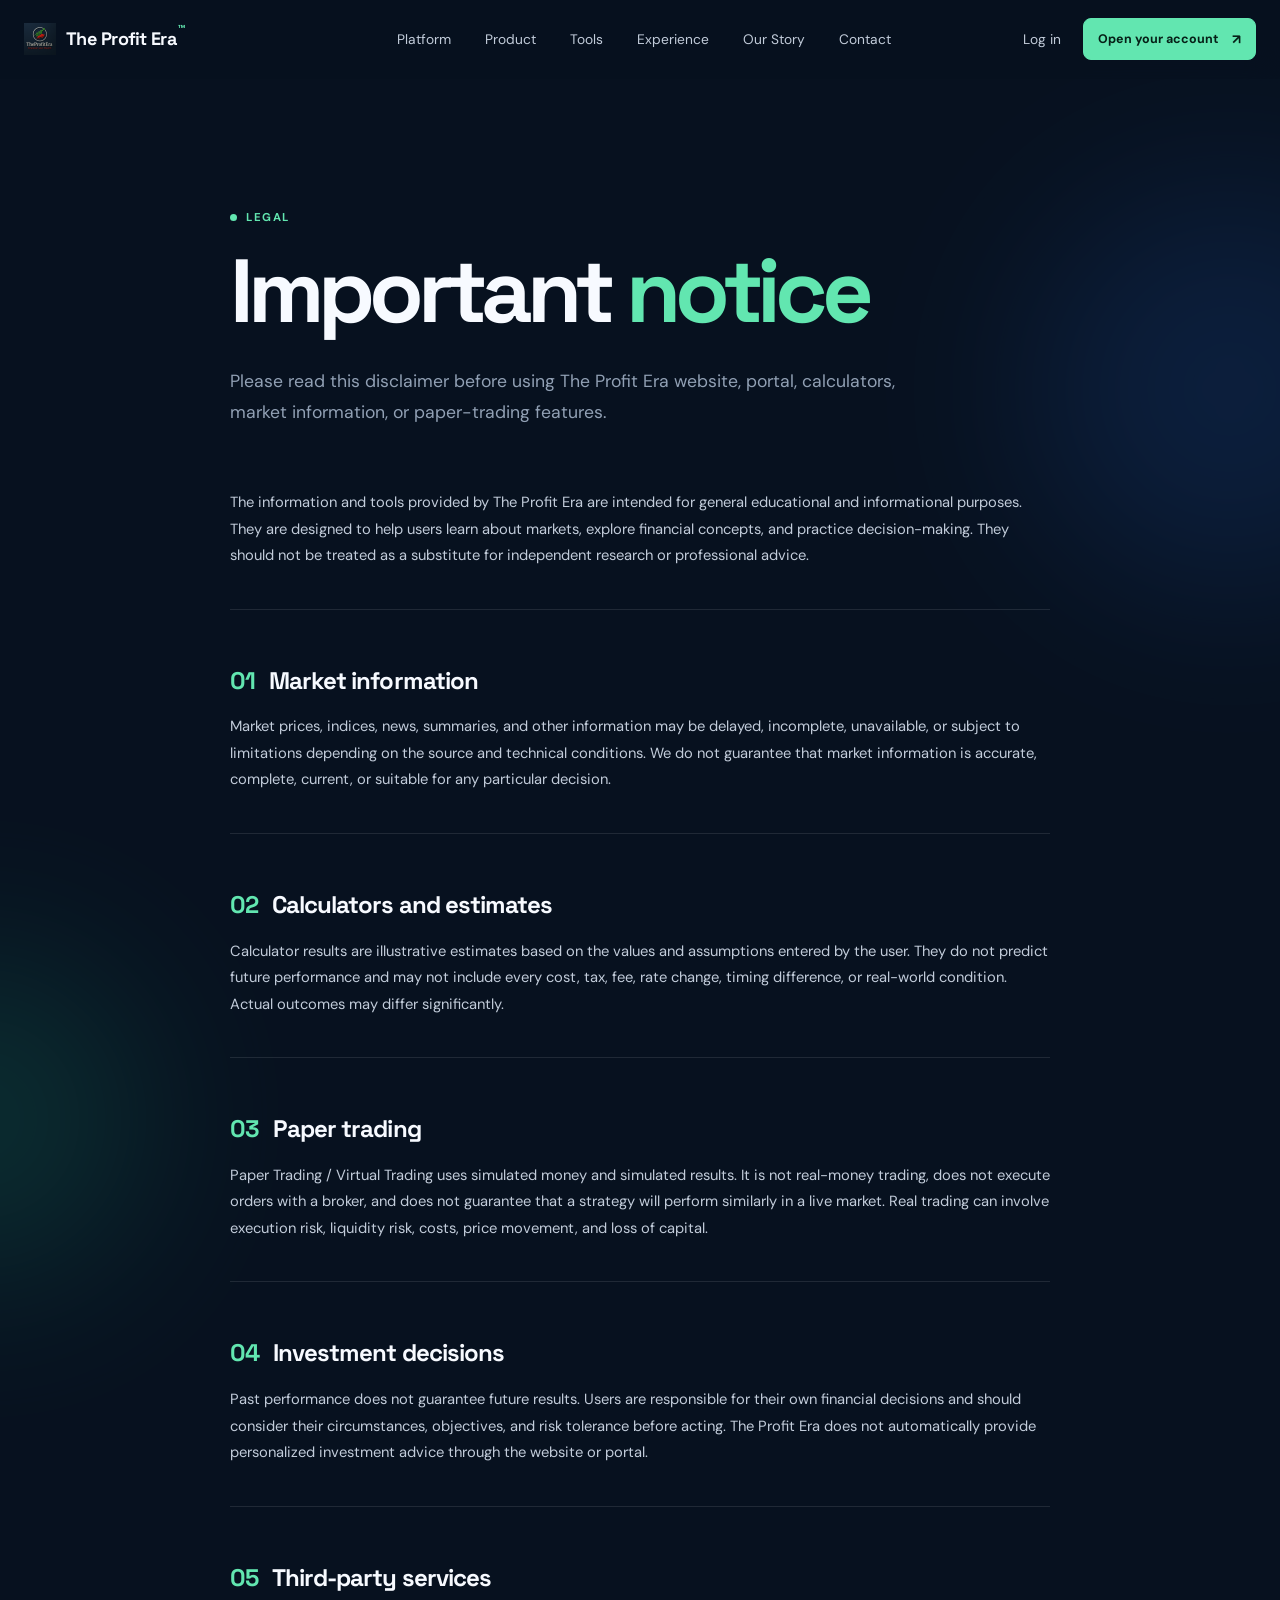
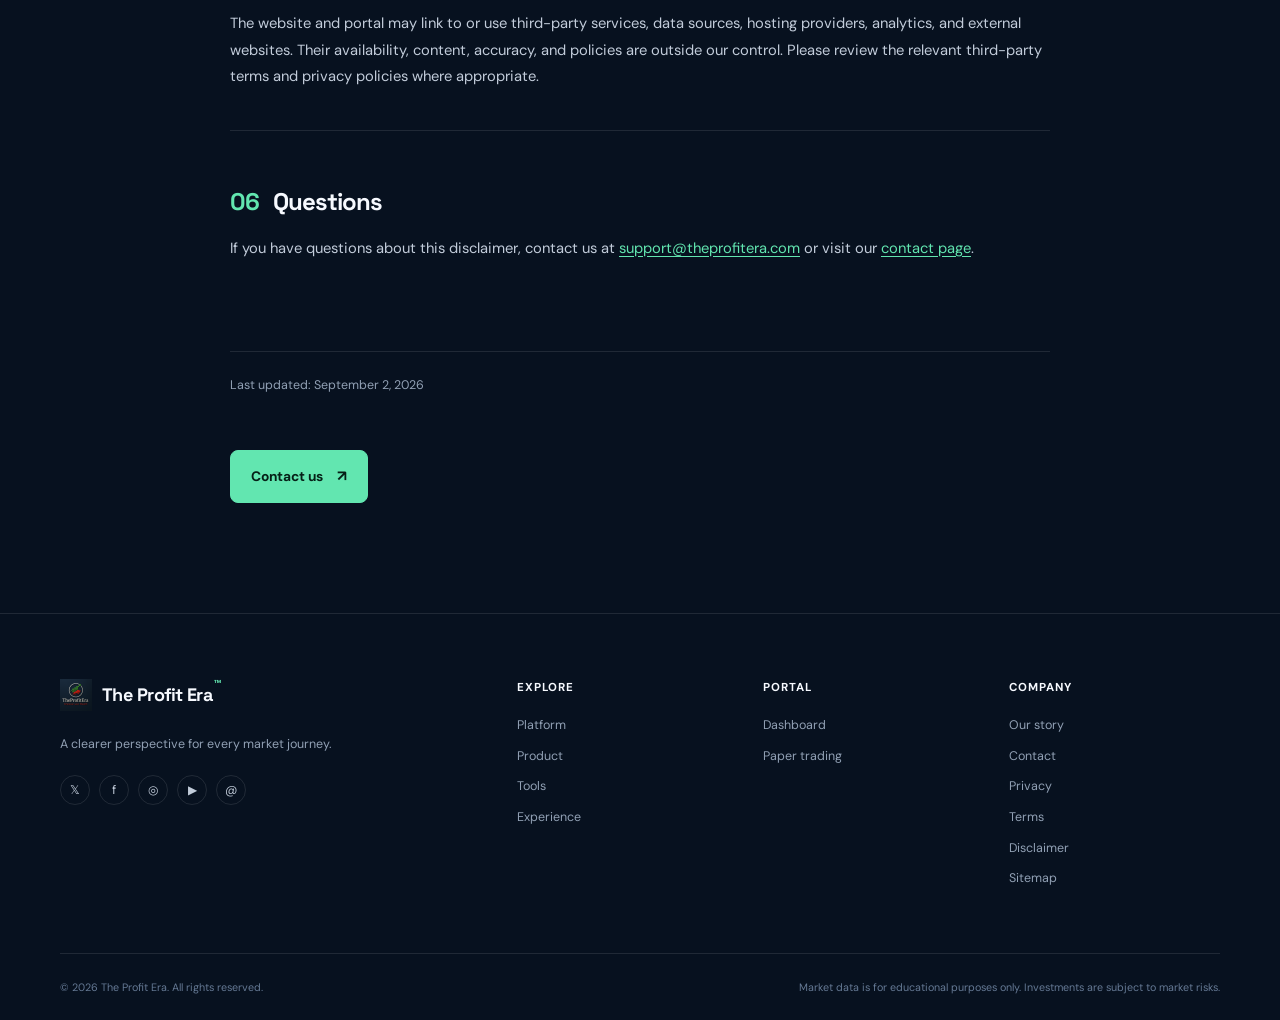
<file: disclaimer.html>
<!DOCTYPE html>
<html lang="en">
<head>
    <meta charset="UTF-8"><meta name="viewport" content="width=device-width, initial-scale=1.0">
    <title>Disclaimer | The Profit Era</title>
    <meta name="description" content="Read The Profit Era's disclaimer about educational content, simulated paper trading, market data, calculators, and financial decisions.">
    <meta name="robots" content="index, follow"><meta property="og:title" content="Disclaimer | The Profit Era"><meta property="og:description" content="Important information about The Profit Era's educational content, market data, paper trading, and calculators."><meta property="og:type" content="WebPage"><meta property="og:url" content="https://theprofitera.com/disclaimer.html"><meta property="og:image" content="https://theprofitera.com/assets/img/logo.png"><link rel="canonical" href="https://theprofitera.com/disclaimer.html"><link rel="preconnect" href="https://fonts.googleapis.com"><link rel="preconnect" href="https://fonts.gstatic.com" crossorigin><link href="https://fonts.googleapis.com/css2?family=DM+Sans:wght@400;500;700&family=Space+Grotesk:wght@500;700&display=swap" rel="stylesheet"><link rel="stylesheet" href="assets/css/style.css"><script type="application/ld+json">{"@context":"https://schema.org","@type":"WebPage","name":"Disclaimer | The Profit Era","description":"Important information about The Profit Era's educational content, market data, paper trading, and calculators.","url":"https://theprofitera.com/disclaimer.html","publisher":{"@type":"Organization","name":"The Profit Era","logo":{"@type":"ImageObject","url":"https://theprofitera.com/assets/img/logo.png"}}}</script>
    <style>
        .legal-shell{max-width:820px}.legal-lead{color:var(--muted);font-size:1.1rem;line-height:1.8;max-width:680px;margin-top:30px}.legal-body{margin-top:60px}.legal-section{border-top:1px solid var(--line);padding:40px 0}.legal-section:first-child{border-top:0;padding-top:0}.legal-section h2{font-size:1.5rem;letter-spacing:-.04em;line-height:1.2;margin-bottom:18px}.legal-section h2 .num{color:var(--green);font-family:'Space Grotesk',sans-serif;margin-right:14px}.legal-section p{color:var(--muted-light);font-size:.92rem;line-height:1.8;margin-bottom:16px}.legal-section p:last-child{margin-bottom:0}.legal-section ul{list-style:none;margin:6px 0 20px}.legal-section li{align-items:flex-start;display:flex;gap:12px;color:var(--muted-light);font-size:.9rem;line-height:1.7;margin-bottom:12px}.legal-section li:before{color:var(--green);content:'✓';flex:0 0 auto;font-size:.8rem;margin-top:3px}.legal-section li b{color:var(--white);font-weight:700}.legal-section a{color:var(--green);text-decoration:underline;text-underline-offset:3px}.legal-meta{color:var(--muted);font-size:.78rem;margin-top:50px;padding-top:24px;border-top:1px solid var(--line)}.legal-cta{margin-top:55px}@media (max-width:520px){.legal-section h2{font-size:1.3rem}.legal-lead{font-size:1rem}.legal-section p{font-size:.86rem}}
    </style>
</head>
<body>
    <header class="site-header"><div class="nav-shell"><a class="brand" href="index.html"><img src="assets/img/logo.png" alt="The Profit Era logo"><span>The Profit Era<sup>™</sup></span></a><nav class="desktop-nav"><a href="index.html#platform">Platform</a><a href="index.html#core-product">Product</a><a href="index.html#tools">Tools</a><a href="index.html#experience">Experience</a><a href="about.html">Our Story</a><a href="contact.html">Contact</a></nav><div class="nav-actions"><a class="text-link" href="https://portal.theprofitera.com/Auth/Login">Log in</a><a class="button button-small" href="https://portal.theprofitera.com/Auth/Register">Open your account <span>↗</span></a><button class="menu-toggle" id="menu-toggle" aria-label="Open navigation" aria-expanded="false">☰</button></div></div><div class="mobile-nav" id="mobile-nav"><a href="index.html#platform">Platform</a><a href="index.html#core-product">Product</a><a href="index.html#tools">Tools</a><a href="index.html#experience">Experience</a><a href="about.html">Our Story</a><a href="contact.html">Contact</a><a href="https://portal.theprofitera.com/Auth/Login">Log in</a><a class="button" href="https://portal.theprofitera.com/Auth/Register">Open your account <span>↗</span></a></div></header>
    <main><div class="page-glow page-glow-one"></div><div class="page-glow page-glow-two"></div><section class="section-shell legal-shell" style="padding:130px 0 110px"><div class="eyebrow"><span class="eyebrow-dot"></span>Legal</div><h1 style="font-family:'Space Grotesk',sans-serif;font-size:clamp(3rem,7vw,5.6rem);letter-spacing:-.07em;line-height:.98;margin:22px 0 0">Important <em>notice</em></h1><p class="legal-lead">Please read this disclaimer before using The Profit Era website, portal, calculators, market information, or paper-trading features.</p><div class="legal-body">
        <div class="legal-section"><p>The information and tools provided by The Profit Era are intended for general educational and informational purposes. They are designed to help users learn about markets, explore financial concepts, and practice decision-making. They should not be treated as a substitute for independent research or professional advice.</p></div>
        <div class="legal-section"><h2><span class="num">01</span>Market information</h2><p>Market prices, indices, news, summaries, and other information may be delayed, incomplete, unavailable, or subject to limitations depending on the source and technical conditions. We do not guarantee that market information is accurate, complete, current, or suitable for any particular decision.</p></div>
        <div class="legal-section"><h2><span class="num">02</span>Calculators and estimates</h2><p>Calculator results are illustrative estimates based on the values and assumptions entered by the user. They do not predict future performance and may not include every cost, tax, fee, rate change, timing difference, or real-world condition. Actual outcomes may differ significantly.</p></div>
        <div class="legal-section"><h2><span class="num">03</span>Paper trading</h2><p>Paper Trading / Virtual Trading uses simulated money and simulated results. It is not real-money trading, does not execute orders with a broker, and does not guarantee that a strategy will perform similarly in a live market. Real trading can involve execution risk, liquidity risk, costs, price movement, and loss of capital.</p></div>
        <div class="legal-section"><h2><span class="num">04</span>Investment decisions</h2><p>Past performance does not guarantee future results. Users are responsible for their own financial decisions and should consider their circumstances, objectives, and risk tolerance before acting. The Profit Era does not automatically provide personalized investment advice through the website or portal.</p></div>
        <div class="legal-section"><h2><span class="num">05</span>Third-party services</h2><p>The website and portal may link to or use third-party services, data sources, hosting providers, analytics, and external websites. Their availability, content, accuracy, and policies are outside our control. Please review the relevant third-party terms and privacy policies where appropriate.</p></div>
        <div class="legal-section"><h2><span class="num">06</span>Questions</h2><p>If you have questions about this disclaimer, contact us at <a href="mailto:support@theprofitera.com">support@theprofitera.com</a> or visit our <a href="contact.html">contact page</a>.</p></div>
    </div><p class="legal-meta">Last updated: September 2, 2026</p><div class="legal-cta"><a class="button" href="contact.html">Contact us <span>↗</span></a></div></section></main>
    <footer class="site-footer"><div class="footer-main section-shell"><div class="footer-brand"><a class="brand" href="index.html"><img src="assets/img/logo.png" alt="The Profit Era logo"><span>The Profit Era<sup>™</sup></span></a><p>A clearer perspective for every market journey.</p><div class="footer-social" aria-label="The Profit Era social links"><a href="https://twitter.com/theprofitera" target="_blank" rel="noopener noreferrer" aria-label="The Profit Era on X">𝕏</a><a href="https://www.facebook.com/people/The-Profit-Era/61572953304388/" target="_blank" rel="noopener noreferrer" aria-label="The Profit Era on Facebook">f</a><a href="https://www.instagram.com/theprofitera25/" target="_blank" rel="noopener noreferrer" aria-label="The Profit Era on Instagram">◎</a><a href="https://www.youtube.com/@THEPROFITERA25" target="_blank" rel="noopener noreferrer" aria-label="The Profit Era on YouTube">▶</a><a href="https://www.threads.com/@theprofitera25" target="_blank" rel="noopener noreferrer" aria-label="The Profit Era on Threads">@</a></div></div><div class="footer-column"><b>Explore</b><a href="index.html#platform">Platform</a><a href="index.html#core-product">Product</a><a href="index.html#tools">Tools</a><a href="index.html#experience">Experience</a></div><div class="footer-column"><b>Portal</b><a href="https://portal.theprofitera.com/">Dashboard</a><a href="https://portal.theprofitera.com/PaperTrading/Index">Paper trading</a></div><div class="footer-column"><b>Company</b><a href="about.html">Our story</a><a href="contact.html">Contact</a><a href="privacy-policy.html">Privacy</a><a href="terms-conditions.html">Terms</a><a href="disclaimer.html">Disclaimer</a><a href="sitemap.xml">Sitemap</a></div></div><div class="footer-bottom section-shell"><span>© <span id="current-year"></span> The Profit Era. All rights reserved.</span><span>Market data is for educational purposes only. Investments are subject to market risks.</span></div></footer><script src="assets/js/script.js"></script>
</body>
</html>
</file>
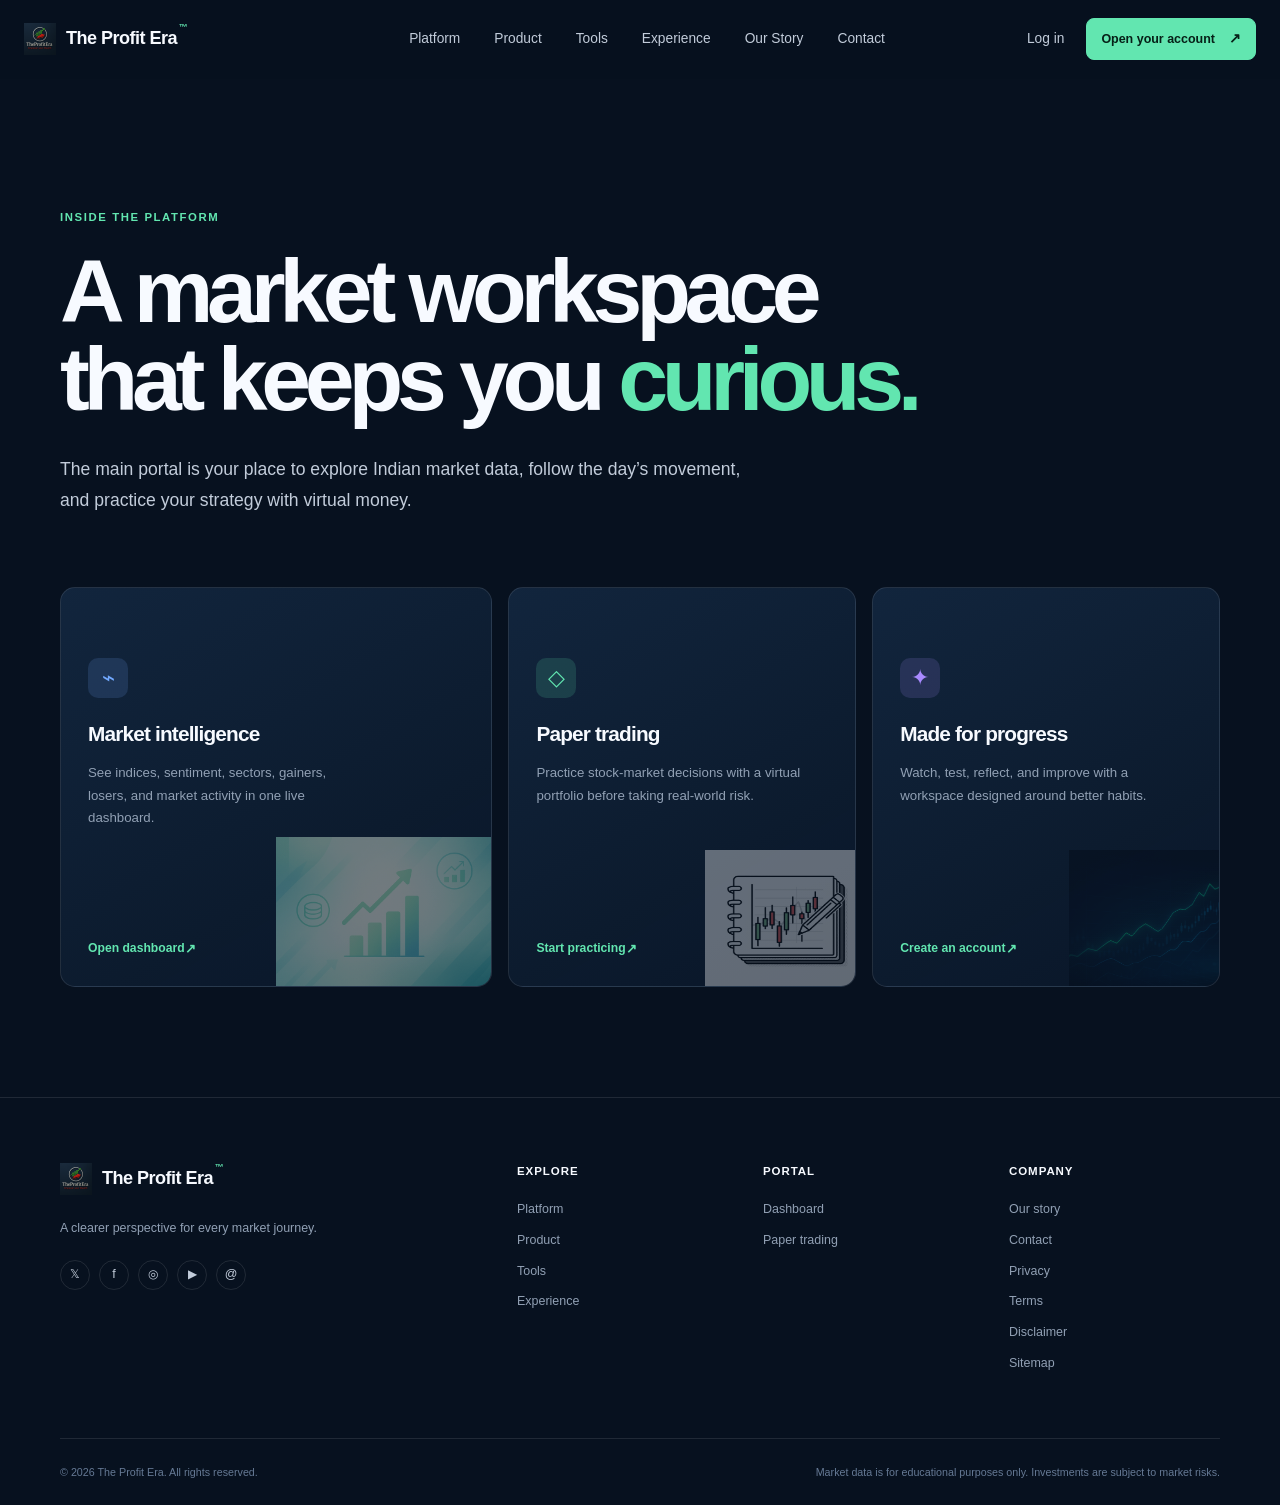
<file: investments.html>
<!DOCTYPE html>
<html lang="en">
<head>
    <meta charset="UTF-8"><meta name="viewport" content="width=device-width, initial-scale=1.0">
    <title>Platform | The Profit Era</title>
    <meta name="description" content="Explore The Profit Era's NSE and BSE market intelligence dashboard, paper trading experience, and stock market learning tools for Indian investors.">
    <meta name="keywords" content="The Profit Era platform, Indian stock market dashboard, NSE BSE market intelligence, paper trading India, virtual trading platform, stock market insights, market sentiment, sector performance, stock search India, SIP calculator, lump sum calculator, SWP calculator, STP calculator, compound interest calculator, simple interest calculator, CAGR calculator, EMI calculator, loan eligibility calculator, loan prepayment calculator">
    <meta name="robots" content="index, follow"><meta property="og:title" content="Platform | The Profit Era"><meta property="og:description" content="Explore The Profit Era market intelligence and paper trading for Indian investors."><meta property="og:type" content="WebPage"><meta property="og:url" content="https://theprofitera.com/investments.html"><link rel="canonical" href="https://theprofitera.com/investments.html"><link rel="stylesheet" href="assets/css/style.css"><script type="application/ld+json">{"@context":"https://schema.org","@type":"WebPage","name":"Platform | The Profit Era","url":"https://theprofitera.com/investments.html","isPartOf":{"@type":"WebSite","name":"The Profit Era","url":"https://theprofitera.com/"}}</script>
</head>
<body>
    <header class="site-header"><div class="nav-shell"><a class="brand" href="index.html"><img src="assets/img/logo.png" alt="The Profit Era logo"><span>The Profit Era<sup>™</sup></span></a><nav class="desktop-nav"><a href="index.html#platform">Platform</a><a href="index.html#core-product">Product</a><a href="index.html#tools">Tools</a><a href="index.html#experience">Experience</a><a href="about.html">Our Story</a><a href="contact.html">Contact</a></nav><div class="nav-actions"><a class="text-link" href="https://portal.theprofitera.com/Auth/Login">Log in</a><a class="button button-small" href="https://portal.theprofitera.com/Auth/Register">Open your account <span>↗</span></a><button class="menu-toggle" id="menu-toggle" aria-label="Open navigation" aria-expanded="false">☰</button></div></div><div class="mobile-nav" id="mobile-nav"><a href="index.html#platform">Platform</a><a href="index.html#core-product">Product</a><a href="index.html#tools">Tools</a><a href="index.html#experience">Experience</a><a href="about.html">Our Story</a><a href="contact.html">Contact</a><a href="https://portal.theprofitera.com/Auth/Login">Log in</a><a class="button" href="https://portal.theprofitera.com/Auth/Register">Open your account <span>↗</span></a></div></header>
    <main><section class="section-shell" style="padding:130px 0 110px"><div class="eyebrow">Inside the platform</div><h1 style="font-family:'Space Grotesk',sans-serif;font-size:clamp(3rem,7vw,6rem);letter-spacing:-.07em;line-height:.98;margin:22px 0 30px">A market workspace<br>that keeps you <em>curious.</em></h1><p style="color:var(--muted-light);font-size:1.1rem;line-height:1.8;max-width:700px">The main portal is your place to explore Indian market data, follow the day’s movement, and practice your strategy with virtual money.</p><div class="feature-grid" style="margin-top:70px"><article class="feature-card feature-card-large"><div class="feature-icon blue">⌁</div><h3>Market intelligence</h3><p>See indices, sentiment, sectors, gainers, losers, and market activity in one live dashboard.</p><a href="https://portal.theprofitera.com/">Open dashboard <span>↗</span></a><img src="assets/img/stock_section.png" alt="Market dashboard" loading="lazy"></article><article class="feature-card"><div class="feature-icon green">◇</div><h3>Paper trading</h3><p>Practice stock-market decisions with a virtual portfolio before taking real-world risk.</p><a href="https://portal.theprofitera.com/PaperTrading/Index">Start practicing <span>↗</span></a><img src="assets/img/paper_trade.png" alt="Paper trading" loading="lazy"></article><article class="feature-card"><div class="feature-icon violet">✦</div><h3>Made for progress</h3><p>Watch, test, reflect, and improve with a workspace designed around better habits.</p><a href="https://portal.theprofitera.com/Auth/Register">Create an account <span>↗</span></a><img src="assets/img/investments_preview.png" alt="Investment learning" loading="lazy"></article></div></section></main>
    <footer class="site-footer"><div class="footer-main section-shell"><div class="footer-brand"><a class="brand" href="index.html"><img src="assets/img/logo.png" alt="The Profit Era logo"><span>The Profit Era<sup>™</sup></span></a><p>A clearer perspective for every market journey.</p><div class="footer-social" aria-label="The Profit Era social links"><a href="https://twitter.com/theprofitera" target="_blank" rel="noopener noreferrer" aria-label="The Profit Era on X">𝕏</a><a href="https://www.facebook.com/people/The-Profit-Era/61572953304388/" target="_blank" rel="noopener noreferrer" aria-label="The Profit Era on Facebook">f</a><a href="https://www.instagram.com/theprofitera25/" target="_blank" rel="noopener noreferrer" aria-label="The Profit Era on Instagram">◎</a><a href="https://www.youtube.com/@THEPROFITERA25" target="_blank" rel="noopener noreferrer" aria-label="The Profit Era on YouTube">▶</a><a href="https://www.threads.com/@theprofitera25" target="_blank" rel="noopener noreferrer" aria-label="The Profit Era on Threads">@</a></div></div><div class="footer-column"><b>Explore</b><a href="index.html#platform">Platform</a><a href="index.html#core-product">Product</a><a href="index.html#tools">Tools</a><a href="index.html#experience">Experience</a></div><div class="footer-column"><b>Portal</b><a href="https://portal.theprofitera.com/">Dashboard</a><a href="https://portal.theprofitera.com/PaperTrading/Index">Paper trading</a></div><div class="footer-column"><b>Company</b><a href="about.html">Our story</a><a href="contact.html">Contact</a><a href="privacy-policy.html">Privacy</a><a href="terms-conditions.html">Terms</a><a href="disclaimer.html">Disclaimer</a><a href="sitemap.xml">Sitemap</a></div></div><div class="footer-bottom section-shell"><span>© <span id="current-year"></span> The Profit Era. All rights reserved.</span><span>Market data is for educational purposes only. Investments are subject to market risks.</span></div></footer><script src="assets/js/script.js"></script>
</body>
</html>
</file>
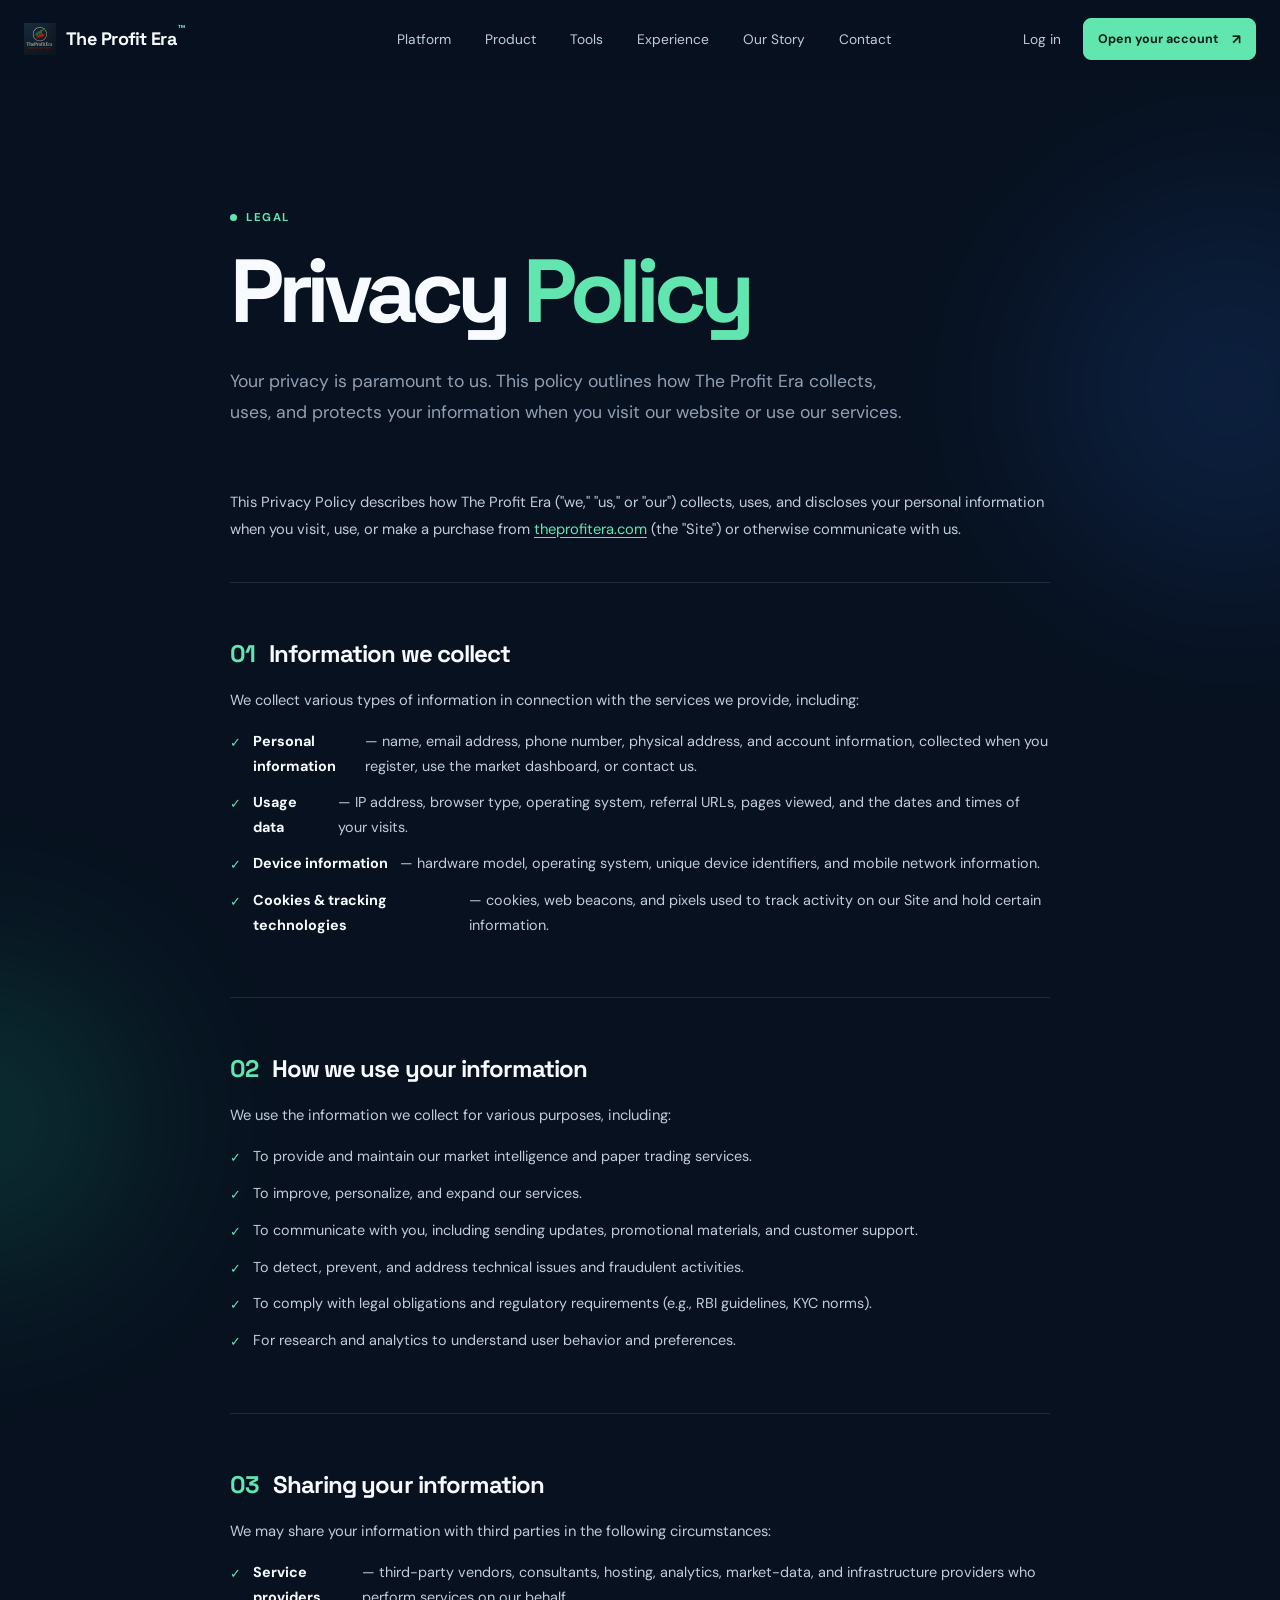
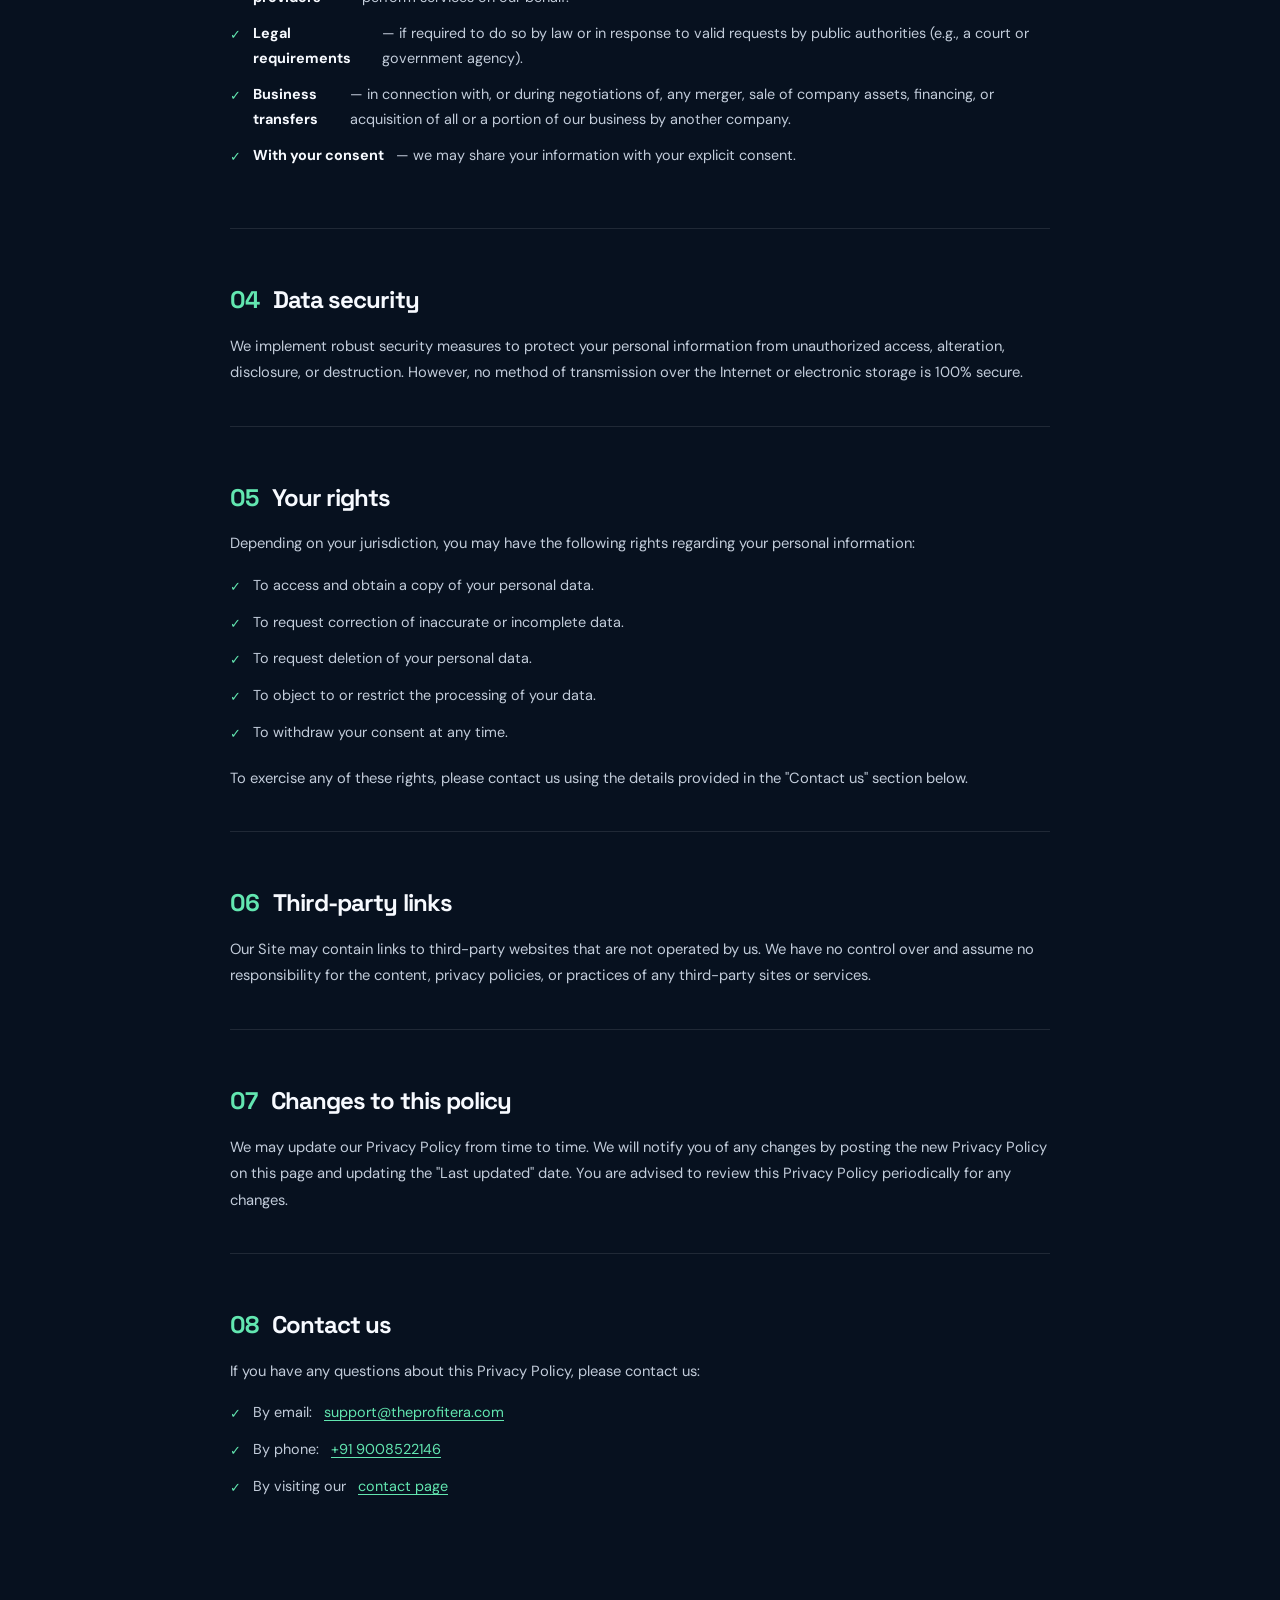
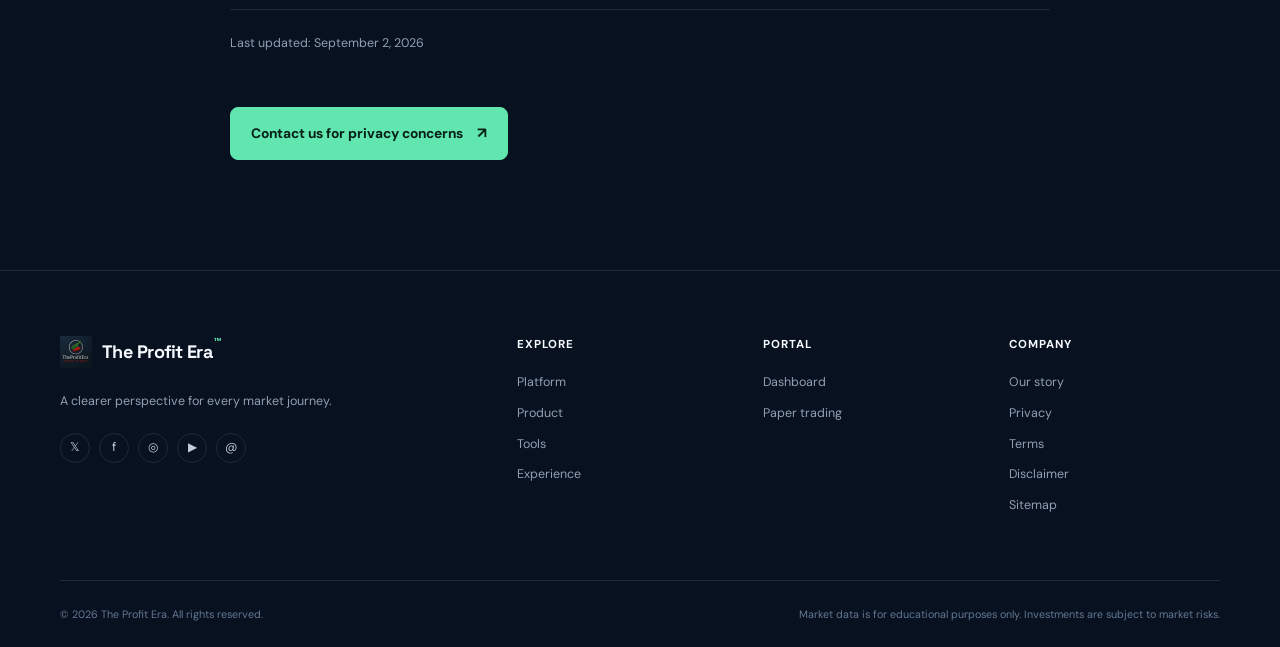
<file: privacy-policy.html>
<!DOCTYPE html>
<html lang="en">
<head>
    <meta charset="UTF-8"><meta name="viewport" content="width=device-width, initial-scale=1.0">
    <title>Privacy Policy | The Profit Era</title>
    <meta name="google-adsense-account" content="ca-pub-2678938908229275">
    <meta name="description" content="Read The Profit Era's Privacy Policy to understand how we collect, use, and protect your personal information. Your privacy is our priority.">
    <meta name="keywords" content="The Profit Era privacy policy, TheProfitEra data protection, paper trading privacy India, stock market platform privacy, investor data security, Bhilai fintech">
    <meta name="robots" content="index, follow"><meta property="og:title" content="Privacy Policy | The Profit Era"><meta property="og:description" content="Learn how The Profit Era collects, uses, and protects your personal information. Your privacy is our priority."><meta property="og:type" content="PrivacyPolicy"><meta property="og:url" content="https://theprofitera.com/privacy-policy.html"><meta property="og:image" content="https://theprofitera.com/assets/img/logo.png"><meta name="twitter:card" content="summary_large_image"><meta name="twitter:title" content="Privacy Policy | The Profit Era"><meta name="twitter:description" content="Understand how The Profit Era ensures data privacy and protection. Read our Privacy Policy."><meta name="twitter:image" content="https://theprofitera.com/assets/img/logo.png"><link rel="canonical" href="https://theprofitera.com/privacy-policy.html"><link rel="preconnect" href="https://fonts.googleapis.com"><link rel="preconnect" href="https://fonts.gstatic.com" crossorigin><link href="https://fonts.googleapis.com/css2?family=DM+Sans:wght@400;500;700&family=Space+Grotesk:wght@500;700&display=swap" rel="stylesheet"><link rel="stylesheet" href="assets/css/style.css"><script async src="https://pagead2.googlesyndication.com/pagead/js/adsbygoogle.js?client=ca-pub-2678938908229275" crossorigin="anonymous"></script><script type="application/ld+json">{"@context":"https://schema.org","@type":"PrivacyPolicy","name":"Privacy Policy | The Profit Era","description":"Learn how The Profit Era collects, uses, and protects your personal information. Your privacy is our priority.","url":"https://theprofitera.com/privacy-policy.html","publisher":{"@type":"Organization","name":"The Profit Era","logo":{"@type":"ImageObject","url":"https://theprofitera.com/assets/img/logo.png"}}}</script>
    <style>
        .legal-shell{max-width:820px}
        .legal-lead{color:var(--muted);font-size:1.1rem;line-height:1.8;max-width:680px;margin-top:30px}
        .legal-body{margin-top:60px}
        .legal-section{border-top:1px solid var(--line);padding:40px 0}
        .legal-section:first-child{border-top:0;padding-top:0}
        .legal-section h2{font-size:1.5rem;letter-spacing:-.04em;line-height:1.2;margin-bottom:18px}
        .legal-section h2 .num{color:var(--green);font-family:'Space Grotesk',sans-serif;margin-right:14px}
        .legal-section p{color:var(--muted-light);font-size:.92rem;line-height:1.8;margin-bottom:16px}
        .legal-section p:last-child{margin-bottom:0}
        .legal-section ul{list-style:none;margin:6px 0 20px}
        .legal-section li{align-items:flex-start;display:flex;gap:12px;color:var(--muted-light);font-size:.9rem;line-height:1.7;margin-bottom:12px}
        .legal-section li:before{color:var(--green);content:'✓';flex:0 0 auto;font-size:.8rem;margin-top:3px}
        .legal-section li b{color:var(--white);font-weight:700}
        .legal-section a{color:var(--green);text-decoration:underline;text-underline-offset:3px}
        .legal-meta{color:var(--muted);font-size:.78rem;margin-top:50px;padding-top:24px;border-top:1px solid var(--line)}
        .legal-cta{margin-top:55px}
        @media (max-width:520px){.legal-section h2{font-size:1.3rem}.legal-lead{font-size:1rem}.legal-section p{font-size:.86rem}}
    </style>
</head>
<body>
    <header class="site-header"><div class="nav-shell"><a class="brand" href="index.html"><img src="assets/img/logo.png" alt="The Profit Era logo"><span>The Profit Era<sup>™</sup></span></a><nav class="desktop-nav"><a href="index.html#platform">Platform</a><a href="index.html#core-product">Product</a><a href="index.html#tools">Tools</a><a href="index.html#experience">Experience</a><a href="about.html">Our Story</a><a href="contact.html">Contact</a></nav><div class="nav-actions"><a class="text-link" href="https://portal.theprofitera.com/Auth/Login">Log in</a><a class="button button-small" href="https://portal.theprofitera.com/Auth/Register">Open your account <span>↗</span></a><button class="menu-toggle" id="menu-toggle" aria-label="Open navigation" aria-expanded="false">☰</button></div></div><div class="mobile-nav" id="mobile-nav"><a href="index.html#platform">Platform</a><a href="index.html#core-product">Product</a><a href="index.html#tools">Tools</a><a href="index.html#experience">Experience</a><a href="about.html">Our Story</a><a href="contact.html">Contact</a><a href="https://portal.theprofitera.com/Auth/Login">Log in</a><a class="button" href="https://portal.theprofitera.com/Auth/Register">Open your account <span>↗</span></a></div></header>
    <main>
        <div class="page-glow page-glow-one"></div>
        <div class="page-glow page-glow-two"></div>
        <section class="section-shell legal-shell" style="padding:130px 0 110px">
            <div class="eyebrow"><span class="eyebrow-dot"></span>Legal</div>
            <h1 style="font-family:'Space Grotesk',sans-serif;font-size:clamp(3rem,7vw,5.6rem);letter-spacing:-.07em;line-height:.98;margin:22px 0 0">Privacy <em>Policy</em></h1>
            <p class="legal-lead">Your privacy is paramount to us. This policy outlines how The Profit Era collects, uses, and protects your information when you visit our website or use our services.</p>

            <div class="legal-body">
                <div class="legal-section">
                    <p>This Privacy Policy describes how The Profit Era ("we," "us," or "our") collects, uses, and discloses your personal information when you visit, use, or make a purchase from <a href="https://theprofitera.com">theprofitera.com</a> (the "Site") or otherwise communicate with us.</p>
                </div>

                <div class="legal-section">
                    <h2><span class="num">01</span>Information we collect</h2>
                    <p>We collect various types of information in connection with the services we provide, including:</p>
                    <ul>
                        <li><b>Personal information</b> — name, email address, phone number, physical address, and account information, collected when you register, use the market dashboard, or contact us.</li>
                        <li><b>Usage data</b> — IP address, browser type, operating system, referral URLs, pages viewed, and the dates and times of your visits.</li>
                        <li><b>Device information</b> — hardware model, operating system, unique device identifiers, and mobile network information.</li>
                        <li><b>Cookies &amp; tracking technologies</b> — cookies, web beacons, and pixels used to track activity on our Site and hold certain information.</li>
                    </ul>
                </div>

                <div class="legal-section">
                    <h2><span class="num">02</span>How we use your information</h2>
                    <p>We use the information we collect for various purposes, including:</p>
                    <ul>
                        <li>To provide and maintain our market intelligence and paper trading services.</li>
                        <li>To improve, personalize, and expand our services.</li>
                        <li>To communicate with you, including sending updates, promotional materials, and customer support.</li>
                        <li>To detect, prevent, and address technical issues and fraudulent activities.</li>
                        <li>To comply with legal obligations and regulatory requirements (e.g., RBI guidelines, KYC norms).</li>
                        <li>For research and analytics to understand user behavior and preferences.</li>
                    </ul>
                </div>

                <div class="legal-section">
                    <h2><span class="num">03</span>Sharing your information</h2>
                    <p>We may share your information with third parties in the following circumstances:</p>
                    <ul>
                        <li><b>Service providers</b> — third-party vendors, consultants, hosting, analytics, market-data, and infrastructure providers who perform services on our behalf.</li>
                        <li><b>Legal requirements</b> — if required to do so by law or in response to valid requests by public authorities (e.g., a court or government agency).</li>
                        <li><b>Business transfers</b> — in connection with, or during negotiations of, any merger, sale of company assets, financing, or acquisition of all or a portion of our business by another company.</li>
                        <li><b>With your consent</b> — we may share your information with your explicit consent.</li>
                    </ul>
                </div>

                <div class="legal-section">
                    <h2><span class="num">04</span>Data security</h2>
                    <p>We implement robust security measures to protect your personal information from unauthorized access, alteration, disclosure, or destruction. However, no method of transmission over the Internet or electronic storage is 100% secure.</p>
                </div>

                <div class="legal-section">
                    <h2><span class="num">05</span>Your rights</h2>
                    <p>Depending on your jurisdiction, you may have the following rights regarding your personal information:</p>
                    <ul>
                        <li>To access and obtain a copy of your personal data.</li>
                        <li>To request correction of inaccurate or incomplete data.</li>
                        <li>To request deletion of your personal data.</li>
                        <li>To object to or restrict the processing of your data.</li>
                        <li>To withdraw your consent at any time.</li>
                    </ul>
                    <p>To exercise any of these rights, please contact us using the details provided in the "Contact us" section below.</p>
                </div>

                <div class="legal-section">
                    <h2><span class="num">06</span>Third-party links</h2>
                    <p>Our Site may contain links to third-party websites that are not operated by us. We have no control over and assume no responsibility for the content, privacy policies, or practices of any third-party sites or services.</p>
                </div>

                <div class="legal-section">
                    <h2><span class="num">07</span>Changes to this policy</h2>
                    <p>We may update our Privacy Policy from time to time. We will notify you of any changes by posting the new Privacy Policy on this page and updating the "Last updated" date. You are advised to review this Privacy Policy periodically for any changes.</p>
                </div>

                <div class="legal-section">
                    <h2><span class="num">08</span>Contact us</h2>
                    <p>If you have any questions about this Privacy Policy, please contact us:</p>
                    <ul>
                        <li>By email: <a href="mailto:support@theprofitera.com">support@theprofitera.com</a></li>
                        <li>By phone: <a href="tel:+919008522146">+91 9008522146</a></li>
                        <li>By visiting our <a href="contact.html">contact page</a></li>
                    </ul>
                </div>
            </div>

            <p class="legal-meta">Last updated: September 2, 2026</p>

            <div class="legal-cta"><a class="button" href="contact.html">Contact us for privacy concerns <span>↗</span></a></div>
        </section>
    </main>
    <footer class="site-footer"><div class="footer-main section-shell"><div class="footer-brand"><a class="brand" href="index.html"><img src="assets/img/logo.png" alt="The Profit Era logo"><span>The Profit Era<sup>™</sup></span></a><p>A clearer perspective for every market journey.</p><div class="footer-social" aria-label="The Profit Era social links"><a href="https://twitter.com/theprofitera" target="_blank" rel="noopener noreferrer" aria-label="The Profit Era on X">𝕏</a><a href="https://www.facebook.com/people/The-Profit-Era/61572953304388/" target="_blank" rel="noopener noreferrer" aria-label="The Profit Era on Facebook">f</a><a href="https://www.instagram.com/theprofitera25/" target="_blank" rel="noopener noreferrer" aria-label="The Profit Era on Instagram">◎</a><a href="https://www.youtube.com/@THEPROFITERA25" target="_blank" rel="noopener noreferrer" aria-label="The Profit Era on YouTube">▶</a><a href="https://www.threads.com/@theprofitera25" target="_blank" rel="noopener noreferrer" aria-label="The Profit Era on Threads">@</a></div></div><div class="footer-column"><b>Explore</b><a href="index.html#platform">Platform</a><a href="index.html#core-product">Product</a><a href="index.html#tools">Tools</a><a href="index.html#experience">Experience</a></div><div class="footer-column"><b>Portal</b><a href="https://portal.theprofitera.com/">Dashboard</a><a href="https://portal.theprofitera.com/PaperTrading/Index">Paper trading</a></div><div class="footer-column"><b>Company</b><a href="about.html">Our story</a><a href="privacy-policy.html">Privacy</a><a href="terms-conditions.html">Terms</a><a href="disclaimer.html">Disclaimer</a><a href="sitemap.xml">Sitemap</a></div></div><div class="footer-bottom section-shell"><span>© <span id="current-year"></span> The Profit Era. All rights reserved.</span><span>Market data is for educational purposes only. Investments are subject to market risks.</span></div></footer><script src="assets/js/script.js"></script>
</body>
</html>
</file>
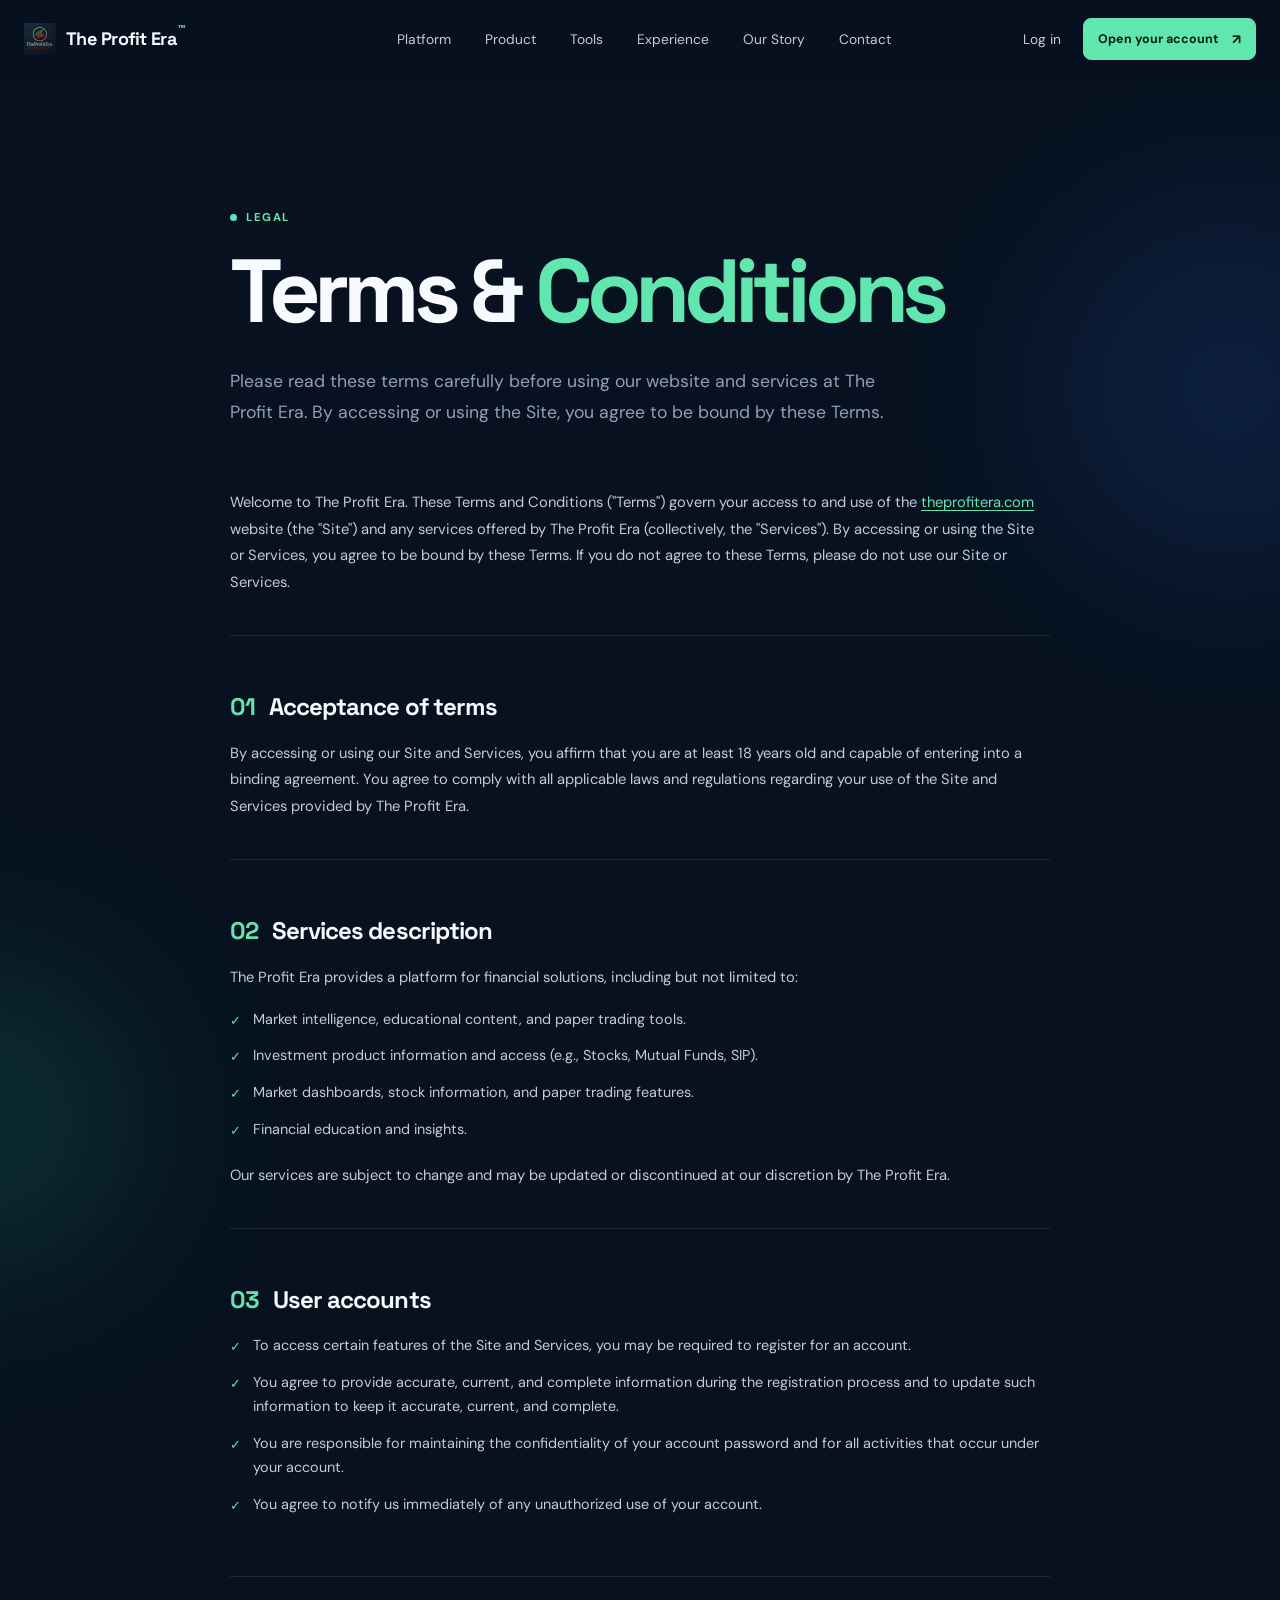
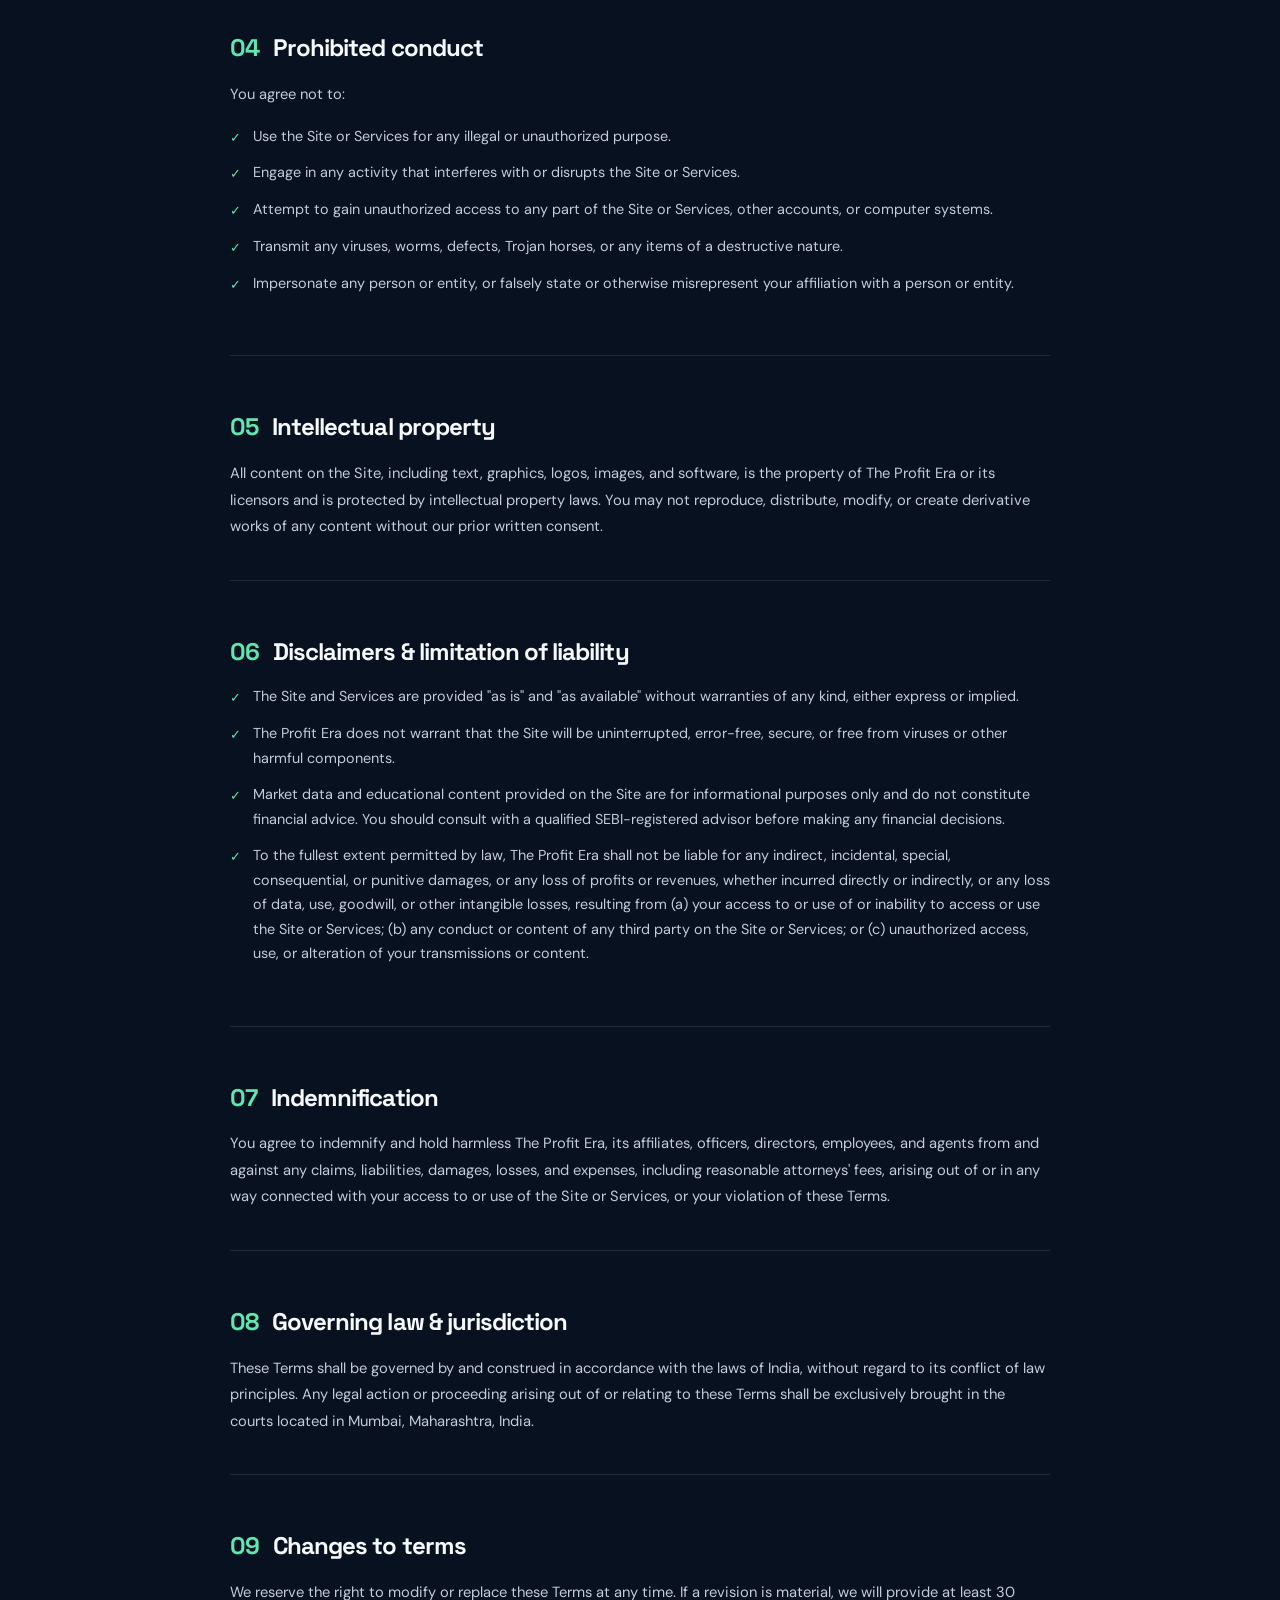
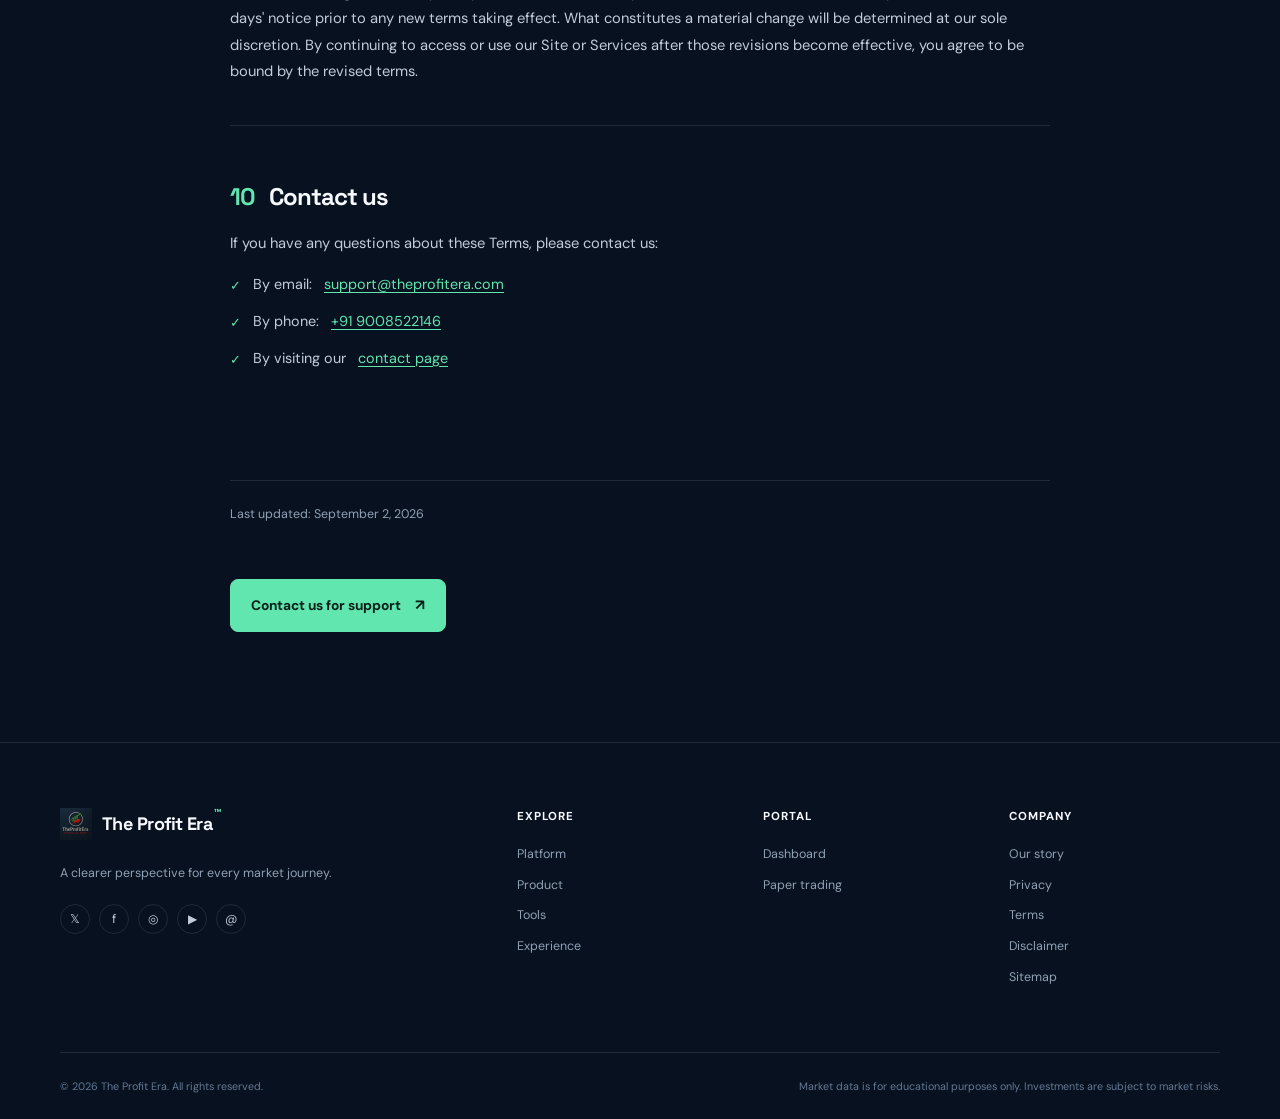
<file: terms-conditions.html>
<!DOCTYPE html>
<html lang="en">
<head>
    <meta charset="UTF-8"><meta name="viewport" content="width=device-width, initial-scale=1.0">
    <title>Terms &amp; Conditions | The Profit Era</title>
    <meta name="google-adsense-account" content="ca-pub-2678938908229275">
    <meta name="description" content="Review the Terms and Conditions for using The Profit Era's financial services and website.">
    <meta name="keywords" content="The Profit Era terms and conditions, TheProfitEra terms of service, paper trading platform terms, stock market education terms, investor platform agreement, Bhilai fintech">
    <meta name="robots" content="index, follow"><meta property="og:title" content="Terms & Conditions | The Profit Era"><meta property="og:description" content="Understand the Terms and Conditions governing the use of The Profit Era's website and financial services."><meta property="og:type" content="TermsOfService"><meta property="og:url" content="https://theprofitera.com/terms-conditions.html"><meta property="og:image" content="https://theprofitera.com/assets/img/logo.png"><meta name="twitter:card" content="summary_large_image"><meta name="twitter:title" content="Terms & Conditions | The Profit Era"><meta name="twitter:description" content="Read the Terms and Conditions for The Profit Era's services and website."><meta name="twitter:image" content="https://theprofitera.com/assets/img/logo.png"><link rel="canonical" href="https://theprofitera.com/terms-conditions.html"><link rel="preconnect" href="https://fonts.googleapis.com"><link rel="preconnect" href="https://fonts.gstatic.com" crossorigin><link href="https://fonts.googleapis.com/css2?family=DM+Sans:wght@400;500;700&family=Space+Grotesk:wght@500;700&display=swap" rel="stylesheet"><link rel="stylesheet" href="assets/css/style.css"><script async src="https://pagead2.googlesyndication.com/pagead/js/adsbygoogle.js?client=ca-pub-2678938908229275" crossorigin="anonymous"></script><script type="application/ld+json">{"@context":"https://schema.org","@type":"TermsOfService","name":"Terms & Conditions | The Profit Era","description":"Understand the Terms and Conditions governing the use of The Profit Era's website and financial services.","url":"https://theprofitera.com/terms-conditions.html","publisher":{"@type":"Organization","name":"The Profit Era","logo":{"@type":"ImageObject","url":"https://theprofitera.com/assets/img/logo.png"}}}</script>
    <style>
        .legal-shell{max-width:820px}
        .legal-lead{color:var(--muted);font-size:1.1rem;line-height:1.8;max-width:680px;margin-top:30px}
        .legal-body{margin-top:60px}
        .legal-section{border-top:1px solid var(--line);padding:40px 0}
        .legal-section:first-child{border-top:0;padding-top:0}
        .legal-section h2{font-size:1.5rem;letter-spacing:-.04em;line-height:1.2;margin-bottom:18px}
        .legal-section h2 .num{color:var(--green);font-family:'Space Grotesk',sans-serif;margin-right:14px}
        .legal-section p{color:var(--muted-light);font-size:.92rem;line-height:1.8;margin-bottom:16px}
        .legal-section p:last-child{margin-bottom:0}
        .legal-section ul{list-style:none;margin:6px 0 20px}
        .legal-section li{align-items:flex-start;display:flex;gap:12px;color:var(--muted-light);font-size:.9rem;line-height:1.7;margin-bottom:12px}
        .legal-section li:before{color:var(--green);content:'✓';flex:0 0 auto;font-size:.8rem;margin-top:3px}
        .legal-section li b{color:var(--white);font-weight:700}
        .legal-section a{color:var(--green);text-decoration:underline;text-underline-offset:3px}
        .legal-meta{color:var(--muted);font-size:.78rem;margin-top:50px;padding-top:24px;border-top:1px solid var(--line)}
        .legal-cta{margin-top:55px}
        @media (max-width:520px){.legal-section h2{font-size:1.3rem}.legal-lead{font-size:1rem}.legal-section p{font-size:.86rem}}
    </style>
</head>
<body>
    <header class="site-header"><div class="nav-shell"><a class="brand" href="index.html"><img src="assets/img/logo.png" alt="The Profit Era logo"><span>The Profit Era<sup>™</sup></span></a><nav class="desktop-nav"><a href="index.html#platform">Platform</a><a href="index.html#core-product">Product</a><a href="index.html#tools">Tools</a><a href="index.html#experience">Experience</a><a href="about.html">Our Story</a><a href="contact.html">Contact</a></nav><div class="nav-actions"><a class="text-link" href="https://portal.theprofitera.com/Auth/Login">Log in</a><a class="button button-small" href="https://portal.theprofitera.com/Auth/Register">Open your account <span>↗</span></a><button class="menu-toggle" id="menu-toggle" aria-label="Open navigation" aria-expanded="false">☰</button></div></div><div class="mobile-nav" id="mobile-nav"><a href="index.html#platform">Platform</a><a href="index.html#core-product">Product</a><a href="index.html#tools">Tools</a><a href="index.html#experience">Experience</a><a href="about.html">Our Story</a><a href="contact.html">Contact</a><a href="https://portal.theprofitera.com/Auth/Login">Log in</a><a class="button" href="https://portal.theprofitera.com/Auth/Register">Open your account <span>↗</span></a></div></header>
    <main>
        <div class="page-glow page-glow-one"></div>
        <div class="page-glow page-glow-two"></div>
        <section class="section-shell legal-shell" style="padding:130px 0 110px">
            <div class="eyebrow"><span class="eyebrow-dot"></span>Legal</div>
            <h1 style="font-family:'Space Grotesk',sans-serif;font-size:clamp(3rem,7vw,5.6rem);letter-spacing:-.07em;line-height:.98;margin:22px 0 0">Terms &amp; <em>Conditions</em></h1>
            <p class="legal-lead">Please read these terms carefully before using our website and services at The Profit Era. By accessing or using the Site, you agree to be bound by these Terms.</p>

            <div class="legal-body">
                <div class="legal-section">
                    <p>Welcome to The Profit Era. These Terms and Conditions ("Terms") govern your access to and use of the <a href="https://theprofitera.com">theprofitera.com</a> website (the "Site") and any services offered by The Profit Era (collectively, the "Services"). By accessing or using the Site or Services, you agree to be bound by these Terms. If you do not agree to these Terms, please do not use our Site or Services.</p>
                </div>

                <div class="legal-section">
                    <h2><span class="num">01</span>Acceptance of terms</h2>
                    <p>By accessing or using our Site and Services, you affirm that you are at least 18 years old and capable of entering into a binding agreement. You agree to comply with all applicable laws and regulations regarding your use of the Site and Services provided by The Profit Era.</p>
                </div>

                <div class="legal-section">
                    <h2><span class="num">02</span>Services description</h2>
                    <p>The Profit Era provides a platform for financial solutions, including but not limited to:</p>
                    <ul>
                        <li>Market intelligence, educational content, and paper trading tools.</li>
                        <li>Investment product information and access (e.g., Stocks, Mutual Funds, SIP).</li>
                        <li>Market dashboards, stock information, and paper trading features.</li>
                        <li>Financial education and insights.</li>
                    </ul>
                    <p>Our services are subject to change and may be updated or discontinued at our discretion by The Profit Era.</p>
                </div>

                <div class="legal-section">
                    <h2><span class="num">03</span>User accounts</h2>
                    <ul>
                        <li>To access certain features of the Site and Services, you may be required to register for an account.</li>
                        <li>You agree to provide accurate, current, and complete information during the registration process and to update such information to keep it accurate, current, and complete.</li>
                        <li>You are responsible for maintaining the confidentiality of your account password and for all activities that occur under your account.</li>
                        <li>You agree to notify us immediately of any unauthorized use of your account.</li>
                    </ul>
                </div>

                <div class="legal-section">
                    <h2><span class="num">04</span>Prohibited conduct</h2>
                    <p>You agree not to:</p>
                    <ul>
                        <li>Use the Site or Services for any illegal or unauthorized purpose.</li>
                        <li>Engage in any activity that interferes with or disrupts the Site or Services.</li>
                        <li>Attempt to gain unauthorized access to any part of the Site or Services, other accounts, or computer systems.</li>
                        <li>Transmit any viruses, worms, defects, Trojan horses, or any items of a destructive nature.</li>
                        <li>Impersonate any person or entity, or falsely state or otherwise misrepresent your affiliation with a person or entity.</li>
                    </ul>
                </div>

                <div class="legal-section">
                    <h2><span class="num">05</span>Intellectual property</h2>
                    <p>All content on the Site, including text, graphics, logos, images, and software, is the property of The Profit Era or its licensors and is protected by intellectual property laws. You may not reproduce, distribute, modify, or create derivative works of any content without our prior written consent.</p>
                </div>

                <div class="legal-section">
                    <h2><span class="num">06</span>Disclaimers &amp; limitation of liability</h2>
                    <ul>
                        <li>The Site and Services are provided "as is" and "as available" without warranties of any kind, either express or implied.</li>
                        <li>The Profit Era does not warrant that the Site will be uninterrupted, error-free, secure, or free from viruses or other harmful components.</li>
                        <li>Market data and educational content provided on the Site are for informational purposes only and do not constitute financial advice. You should consult with a qualified SEBI-registered advisor before making any financial decisions.</li>
                        <li>To the fullest extent permitted by law, The Profit Era shall not be liable for any indirect, incidental, special, consequential, or punitive damages, or any loss of profits or revenues, whether incurred directly or indirectly, or any loss of data, use, goodwill, or other intangible losses, resulting from (a) your access to or use of or inability to access or use the Site or Services; (b) any conduct or content of any third party on the Site or Services; or (c) unauthorized access, use, or alteration of your transmissions or content.</li>
                    </ul>
                </div>

                <div class="legal-section">
                    <h2><span class="num">07</span>Indemnification</h2>
                    <p>You agree to indemnify and hold harmless The Profit Era, its affiliates, officers, directors, employees, and agents from and against any claims, liabilities, damages, losses, and expenses, including reasonable attorneys' fees, arising out of or in any way connected with your access to or use of the Site or Services, or your violation of these Terms.</p>
                </div>

                <div class="legal-section">
                    <h2><span class="num">08</span>Governing law &amp; jurisdiction</h2>
                    <p>These Terms shall be governed by and construed in accordance with the laws of India, without regard to its conflict of law principles. Any legal action or proceeding arising out of or relating to these Terms shall be exclusively brought in the courts located in Mumbai, Maharashtra, India.</p>
                </div>

                <div class="legal-section">
                    <h2><span class="num">09</span>Changes to terms</h2>
                    <p>We reserve the right to modify or replace these Terms at any time. If a revision is material, we will provide at least 30 days' notice prior to any new terms taking effect. What constitutes a material change will be determined at our sole discretion. By continuing to access or use our Site or Services after those revisions become effective, you agree to be bound by the revised terms.</p>
                </div>

                <div class="legal-section">
                    <h2><span class="num">10</span>Contact us</h2>
                    <p>If you have any questions about these Terms, please contact us:</p>
                    <ul>
                        <li>By email: <a href="mailto:support@theprofitera.com">support@theprofitera.com</a></li>
                        <li>By phone: <a href="tel:+919008522146">+91 9008522146</a></li>
                        <li>By visiting our <a href="contact.html">contact page</a></li>
                    </ul>
                </div>
            </div>

            <p class="legal-meta">Last updated: September 2, 2026</p>

            <div class="legal-cta"><a class="button" href="contact.html">Contact us for support <span>↗</span></a></div>
        </section>
    </main>
    <footer class="site-footer"><div class="footer-main section-shell"><div class="footer-brand"><a class="brand" href="index.html"><img src="assets/img/logo.png" alt="The Profit Era logo"><span>The Profit Era<sup>™</sup></span></a><p>A clearer perspective for every market journey.</p><div class="footer-social" aria-label="The Profit Era social links"><a href="https://twitter.com/theprofitera" target="_blank" rel="noopener noreferrer" aria-label="The Profit Era on X">𝕏</a><a href="https://www.facebook.com/people/The-Profit-Era/61572953304388/" target="_blank" rel="noopener noreferrer" aria-label="The Profit Era on Facebook">f</a><a href="https://www.instagram.com/theprofitera25/" target="_blank" rel="noopener noreferrer" aria-label="The Profit Era on Instagram">◎</a><a href="https://www.youtube.com/@THEPROFITERA25" target="_blank" rel="noopener noreferrer" aria-label="The Profit Era on YouTube">▶</a><a href="https://www.threads.com/@theprofitera25" target="_blank" rel="noopener noreferrer" aria-label="The Profit Era on Threads">@</a></div></div><div class="footer-column"><b>Explore</b><a href="index.html#platform">Platform</a><a href="index.html#core-product">Product</a><a href="index.html#tools">Tools</a><a href="index.html#experience">Experience</a></div><div class="footer-column"><b>Portal</b><a href="https://portal.theprofitera.com/">Dashboard</a><a href="https://portal.theprofitera.com/PaperTrading/Index">Paper trading</a></div><div class="footer-column"><b>Company</b><a href="about.html">Our story</a><a href="privacy-policy.html">Privacy</a><a href="terms-conditions.html">Terms</a><a href="disclaimer.html">Disclaimer</a><a href="sitemap.xml">Sitemap</a></div></div><div class="footer-bottom section-shell"><span>© <span id="current-year"></span> The Profit Era. All rights reserved.</span><span>Market data is for educational purposes only. Investments are subject to market risks.</span></div></footer><script src="assets/js/script.js"></script>
</body>
</html>
</file>
<file: assets/css/style.css>
:root {
    --ink: #07111f;
    --ink-soft: #0d1c30;
    --muted: #91a0b4;
    --muted-light: #c2ccda;
    --line: rgba(255,255,255,.1);
    --green: #62e6b0;
    --green-dark: #2fc88b;
    --blue: #72a9ff;
    --violet: #a98aff;
    --white: #f7faff;
}

* { box-sizing: border-box; margin: 0; padding: 0; }
html { scroll-behavior: smooth; overflow-x: hidden; }
body > header:not(.site-header), body > footer:not(.site-footer) { display: none; }
body > main { position: relative; z-index: 1; }
body { background: var(--ink); color: var(--white); font-family: 'DM Sans', sans-serif; line-height: 1.5; overflow-x: hidden; }
a { color: inherit; text-decoration: none; }
img { max-width: 100%; display: block; }
.section-shell { width: min(1160px, calc(100% - 48px)); margin: auto; }
.page-glow { border-radius: 50%; filter: blur(90px); opacity: .16; pointer-events: none; position: absolute; z-index: -1; }
.page-glow-one { background: #2767d6; height: 400px; right: -150px; top: 110px; width: 400px; }
.page-glow-two { background: #24c993; height: 320px; left: -180px; top: 880px; width: 320px; }

.site-header { background: rgba(7,17,31,.78); border-bottom: 1px solid transparent; left: 0; position: sticky; right: 0; top: 0; transition: .3s; z-index: 10; backdrop-filter: blur(18px); }
.site-header.scrolled { border-color: var(--line); box-shadow: 0 15px 40px rgba(0,0,0,.16); }
.nav-shell { align-items: center; display: flex; height: 78px; justify-content: space-between; margin: auto; width: min(1240px, calc(100% - 48px)); }
.brand { align-items: center; display: inline-flex; font-family: 'Space Grotesk', sans-serif; font-size: 1.13rem; font-weight: 700; gap: 10px; letter-spacing: -.03em; white-space: nowrap; }
.brand img { height: 32px; object-fit: contain; width: 32px; }
.brand sup { color: var(--green); font-family: 'DM Sans', sans-serif; font-size: .48em; margin-left: 2px; top: -.9em; position: relative; }
.desktop-nav { display: flex; gap: 34px; margin-left: 80px; }
.desktop-nav a, .text-link { color: var(--muted-light); font-size: .86rem; transition: color .2s; }
.desktop-nav a:hover, .text-link:hover, .footer-column a:hover { color: var(--green); }
.nav-actions { align-items: center; display: flex; gap: 22px; }
.button { align-items: center; background: var(--green); border: 1px solid var(--green); border-radius: 8px; color: #062017; display: inline-flex; font-size: .86rem; font-weight: 700; gap: 14px; justify-content: center; padding: 14px 20px; transition: transform .2s, box-shadow .2s, background .2s; }
.button:hover { background: #8af0c6; box-shadow: 0 10px 28px rgba(98,230,176,.2); transform: translateY(-2px); }
.button span, .inline-arrow span, .feature-card a span { font-size: 1.1em; }
.button-small { font-size: .78rem; padding: 10px 14px; }
.button-ghost { background: transparent; border-color: rgba(255,255,255,.2); color: var(--white); }
.button-ghost:hover { background: rgba(255,255,255,.08); border-color: var(--muted-light); box-shadow: none; }
.button-light { background: var(--white); border-color: var(--white); color: var(--ink); }
.button-light:hover { background: #d8ffe9; border-color: #d8ffe9; }
.menu-toggle, .mobile-nav { display: none; }

.hero { align-items: center; display: grid; gap: 75px; grid-template-columns: .95fr 1.05fr; min-height: 670px; padding-bottom: 92px; padding-top: 100px; }
.eyebrow { align-items: center; color: var(--green); display: flex; font-size: .71rem; font-weight: 700; gap: 9px; letter-spacing: .14em; text-transform: uppercase; }
.eyebrow-dot, .live-dot { background: var(--green); border-radius: 50%; display: inline-block; height: 7px; width: 7px; }
.hero h1, h2 { font-family: 'Space Grotesk', sans-serif; letter-spacing: -.065em; }
.hero h1 { font-size: clamp(3.2rem, 5.7vw, 5.3rem); line-height: .99; margin: 23px 0 25px; max-width: 650px; }
h1 em, h2 em, h3 em { color: var(--green); font-style: normal; }
.hero-lead { color: var(--muted); font-size: 1.06rem; line-height: 1.75; max-width: 540px; }
.hero-actions { display: flex; flex-wrap: wrap; gap: 12px; margin-top: 34px; }
.play-icon { font-size: .65rem; }
.hero-proof { align-items: center; color: var(--muted); display: flex; font-size: .77rem; gap: 12px; margin-top: 38px; }
.avatars { display: flex; }
.avatars i { align-items: center; background: #203553; border: 2px solid var(--ink); border-radius: 50%; color: var(--green); display: flex; font-size: .58rem; font-style: normal; font-weight: 700; height: 27px; justify-content: center; margin-left: -7px; width: 27px; }
.avatars i:first-child { margin-left: 0; }
.avatars i:nth-child(2) { background: #27334f; color: var(--blue); }
.avatars i:nth-child(3) { background: #31304c; color: var(--violet); }
.hero-visual { min-height: 465px; overflow: hidden; position: relative; }
.market-card { background: linear-gradient(145deg, rgba(26,48,77,.93), rgba(10,24,42,.96)); border: 1px solid rgba(165,191,226,.2); border-radius: 18px; box-shadow: 0 30px 80px rgba(0,0,0,.34); left: 5%; padding: 25px 26px; position: absolute; top: 48px; transform: rotate(2deg); width: 92%; z-index: 2; }
.market-card-top, .market-heading, .market-card-bottom { align-items: center; display: flex; justify-content: space-between; }
.market-card-top { color: var(--muted-light); font-size: .72rem; }
.market-card-top .live-dot { box-shadow: 0 0 0 4px rgba(98,230,176,.12); margin-right: 8px; }
.market-card-top small { color: var(--green); font-size: .62rem; letter-spacing: .12em; }
.market-heading { align-items: end; margin-top: 35px; }
.market-heading span { color: var(--muted); font-size: .78rem; }
.market-heading strong { color: var(--green); font-size: .7rem; font-weight: 600; }
.chart-area { height: 195px; margin: 17px 0 5px; position: relative; }
.chart-grid { display: flex; flex-direction: column; height: 100%; justify-content: space-around; opacity: .38; position: absolute; width: 100%; }
.chart-grid span { border-top: 1px solid rgba(255,255,255,.1); }
.chart-area svg { height: 100%; overflow: visible; position: relative; width: 100%; }
.chart-line { fill: none; filter: drop-shadow(0 5px 8px rgba(98,230,176,.35)); stroke: var(--green); stroke-linecap: round; stroke-width: 3; }
.chart-fill { fill: url(#chart-fill); }
.chart-area circle { fill: var(--green); stroke: #183651; stroke-width: 4; }
.chart-area circle.chart-pulse { fill: none; stroke: var(--green); stroke-width: 1.5; opacity: .5; }
.market-card-bottom { border-top: 1px solid var(--line); gap: 20px; padding-top: 17px; }
.market-card-bottom div { display: flex; flex-direction: column; gap: 3px; }
.market-card-bottom small { color: var(--muted); font-size: .64rem; }
.market-card-bottom b { font-size: .78rem; font-weight: 600; }
.positive { color: var(--green); }
.floating-chip { align-items: center; background: rgba(21,43,69,.95); border: 1px solid rgba(255,255,255,.15); border-radius: 11px; box-shadow: 0 15px 35px rgba(0,0,0,.24); display: flex; gap: 10px; padding: 11px 14px; position: absolute; z-index: 3; }
.floating-chip small { color: var(--muted); display: block; font-size: .54rem; letter-spacing: .08em; }
.floating-chip b { display: block; font-size: .67rem; font-weight: 600; margin-top: 3px; }
.chip-nifty { right: -2%; top: 17px; }
.chip-practice { bottom: 42px; left: -7%; }
.chip-icon { align-items: center; background: rgba(98,230,176,.15); border-radius: 7px; color: var(--green); display: flex; font-size: 1.1rem; height: 29px; justify-content: center; width: 29px; }
.chip-icon.purple { background: rgba(169,138,255,.15); color: var(--violet); }
.visual-orbit { border: 1px solid rgba(114,169,255,.15); border-radius: 50%; height: 490px; position: absolute; right: -8%; top: -10px; transform: rotate(28deg); width: 300px; }
.orbit-two { border-color: rgba(98,230,176,.1); height: 560px; right: 8%; transform: rotate(-30deg); width: 400px; }

.trust-strip { align-items: center; border-bottom: 1px solid var(--line); border-top: 1px solid var(--line); display: flex; justify-content: space-between; padding: 24px 0; }
.trust-strip p { color: var(--muted); font-size: .77rem; }
.trust-strip div { display: flex; gap: 32px; }
.trust-strip span { color: #708199; font-size: .62rem; font-weight: 700; letter-spacing: .12em; }
.platform { padding-bottom: 125px; padding-top: 140px; }
.section-heading { align-items: end; display: flex; justify-content: space-between; margin-bottom: 55px; }
h2 { font-size: clamp(2.6rem, 4.5vw, 4rem); line-height: 1.05; margin-top: 17px; }
.section-heading p { color: var(--muted); font-size: .94rem; line-height: 1.75; max-width: 350px; }
.feature-grid { display: grid; gap: 16px; grid-template-columns: 1.15fr .925fr .925fr; }
.contact-grid { grid-template-columns: 1fr 1fr; }
.feature-card { background: linear-gradient(150deg, rgba(19,39,64,.92), rgba(10,23,40,.9)); border: 1px solid var(--line); border-radius: 15px; display: flex; flex-direction: column; min-height: 400px; overflow: hidden; padding: 27px; position: relative; transition: border-color .25s, transform .25s; }
.feature-card:hover { border-color: rgba(98,230,176,.4); transform: translateY(-5px); }
.card-number { color: #657994; font-size: .64rem; font-weight: 700; letter-spacing: .12em; }
.feature-icon { align-items: center; border-radius: 10px; display: flex; font-size: 1.4rem; height: 40px; justify-content: center; margin: 43px 0 20px; width: 40px; }
.feature-icon.blue { background: rgba(114,169,255,.15); color: var(--blue); }
.feature-icon.green { background: rgba(98,230,176,.15); color: var(--green); }
.feature-icon.violet { background: rgba(169,138,255,.15); color: var(--violet); }
.feature-card h3 { font-family: 'Space Grotesk', sans-serif; font-size: 1.3rem; letter-spacing: -.04em; max-width: 240px; }
.feature-card p { color: var(--muted); font-size: .83rem; line-height: 1.7; margin-top: 13px; max-width: 270px; }
.feature-card a, .inline-arrow { bottom: auto; color: var(--green); display: inline-flex; font-size: .76rem; font-weight: 700; margin-top: auto; max-width: 100%; overflow-wrap: anywhere; position: relative; z-index: 1; }
.feature-card img { bottom: -4px; max-height: 140px; opacity: .36; position: absolute; right: -15px; width: 165px; }
.feature-card-large img { max-height: 190px; opacity: .45; width: 230px; }
.core-details { padding-bottom: 125px; }.detail-layout { display: grid; gap: 16px; grid-template-columns: 1fr 1fr; }.detail-panel { background: linear-gradient(145deg, rgba(21,52,84,.82), rgba(10,24,42,.92)); border: 1px solid var(--line); border-radius: 16px; display: flex; flex-direction: column; min-height: 390px; min-width: 0; padding: 30px; position: relative; }.detail-panel-accent { background: linear-gradient(145deg, rgba(18,61,61,.8), rgba(10,27,43,.92)); }.detail-panel-heading { align-items: flex-start; display: flex; gap: 16px; }.detail-panel-heading .feature-icon { flex: 0 0 40px; margin: 0; }.detail-panel-heading h3 { font-family: 'Space Grotesk', sans-serif; font-size: 1.4rem; letter-spacing: -.05em; line-height: 1.15; margin-top: 9px; max-width: 300px; }.detail-panel > p { color: var(--muted); font-size: .84rem; line-height: 1.7; margin: 25px 0 20px; max-width: 470px; }.capability-list { display: flex; flex-wrap: wrap; gap: 8px; max-width: 480px; }.capability-list span { background: rgba(255,255,255,.06); border: 1px solid rgba(255,255,255,.1); border-radius: 5px; color: var(--muted-light); font-size: .68rem; padding: 7px 9px; }.detail-panel .inline-arrow { bottom: auto; left: auto; margin-top: auto; max-width: 100%; right: auto; width: auto; }.tools-section { padding-bottom: 130px; }.tools-grid { display: grid; gap: 10px; grid-template-columns: repeat(2, 1fr); }.tool-item { align-items: center; background: rgba(13,28,48,.72); border: 1px solid var(--line); border-radius: 10px; display: flex; gap: 15px; min-height: 76px; padding: 14px 17px; transition: .2s; }.tool-item:hover { background: rgba(28,59,78,.85); border-color: rgba(98,230,176,.45); transform: translateY(-2px); }.tool-index { color: var(--green); font-family: 'Space Grotesk', sans-serif; font-size: .68rem; }.tool-item > span:nth-child(2) { flex: 1; }.tool-item b, .tool-item small { display: block; }.tool-item b { font-size: .81rem; }.tool-item small { color: var(--muted); font-size: .68rem; margin-top: 3px; }.tool-item > strong { color: var(--muted); font-size: 1rem; }.tools-note { color: var(--muted); font-size: .72rem; margin-top: 20px; text-align: center; }.experience { align-items: center; display: grid; gap: 100px; grid-template-columns: 1fr 1fr; padding-bottom: 135px; }
.experience-art { min-height: 390px; overflow: hidden; position: relative; }
.art-ring { border: 1px solid rgba(98,230,176,.22); border-radius: 50%; height: 390px; left: 5%; position: absolute; top: 0; transform: rotate(-35deg); width: 370px; }
.art-ring:after { border: 1px solid rgba(114,169,255,.19); border-radius: 50%; content: ''; height: 340px; left: 26px; position: absolute; top: 23px; transform: rotate(65deg); width: 410px; }
.art-panel { background: linear-gradient(145deg, #172e4a, #0d1c30); border: 1px solid rgba(255,255,255,.16); border-radius: 16px; box-shadow: 0 25px 60px rgba(0,0,0,.3); left: 12%; padding: 30px; position: absolute; top: 52px; transform: rotate(-4deg); width: 75%; }
.mini-label { color: var(--green); font-size: .57rem; font-weight: 700; letter-spacing: .12em; }
.art-panel h3 { font-family: 'Space Grotesk', sans-serif; font-size: 2.2rem; letter-spacing: -.07em; line-height: 1; margin-top: 28px; }
.mini-bars { align-items: end; display: flex; gap: 9px; height: 100px; margin-top: 30px; }
.mini-bars i { background: var(--green); border-radius: 4px 4px 0 0; display: block; opacity: .8; width: 12%; }
.mini-bars i:nth-child(1) { height: 35%; }.mini-bars i:nth-child(2) { height: 51%; }.mini-bars i:nth-child(3) { height: 43%; }.mini-bars i:nth-child(4) { height: 68%; }.mini-bars i:nth-child(5) { height: 62%; }.mini-bars i:nth-child(6) { height: 84%; }.mini-bars i:nth-child(7) { height: 100%; }
.mini-footer { border-top: 1px solid var(--line); color: var(--muted); display: flex; font-size: .65rem; justify-content: space-between; margin-top: 20px; padding-top: 15px; }
.experience-copy p { color: var(--muted); font-size: .94rem; line-height: 1.8; margin-top: 25px; max-width: 480px; }
.check-list { list-style: none; margin-top: 32px; }
.check-list li { align-items: flex-start; display: flex; gap: 13px; margin-bottom: 19px; }
.check-list li > span { align-items: center; background: rgba(98,230,176,.13); border-radius: 50%; color: var(--green); display: flex; flex: 0 0 22px; font-size: .72rem; height: 22px; justify-content: center; margin-top: 2px; }
.check-list b, .check-list small { display: block; }.check-list b { font-size: .82rem; }.check-list small { color: var(--muted); font-size: .75rem; margin-top: 3px; }
.inline-arrow { bottom: auto; margin-top: 10px; position: relative; }
.cta { padding-bottom: 115px; }.cta-inner { align-items: center; background: linear-gradient(110deg, #153454, #183c47); border: 1px solid rgba(98,230,176,.25); border-radius: 17px; display: flex; justify-content: space-between; overflow: hidden; padding: 58px 65px; position: relative; }.cta-inner:after { border: 1px solid rgba(98,230,176,.18); border-radius: 50%; content: ''; height: 350px; position: absolute; right: 20%; top: -180px; width: 350px; }.cta h2 { font-size: clamp(2.3rem, 4vw, 3.4rem); }.cta p { color: var(--muted-light); font-size: .88rem; margin-top: 15px; }.cta .button { position: relative; z-index: 1; }
.legacy-rich-content { padding-bottom: 125px; }.rich-grid { display: grid; gap: 16px; grid-template-columns: repeat(3, 1fr); }.rich-card { background: rgba(13,28,48,.72); border: 1px solid var(--line); border-radius: 15px; min-height: 350px; padding: 28px; position: relative; }.rich-kicker { color: var(--blue); font-size: .62rem; font-weight: 700; letter-spacing: .12em; }.rich-card h3 { font-family: 'Space Grotesk', sans-serif; font-size: 1.55rem; letter-spacing: -.05em; margin: 28px 0 12px; }.rich-card p { color: var(--muted); font-size: .82rem; line-height: 1.7; }.rich-card ul { color: var(--muted-light); font-size: .76rem; line-height: 1.6; list-style: none; margin-top: 20px; }.rich-card li { margin-top: 8px; }.rich-card li:before { color: var(--green); content: '✓'; margin-right: 8px; }.rich-card .inline-arrow { margin-top: 24px; }.trust-row { border-bottom: 1px solid var(--line); border-top: 1px solid var(--line); display: flex; flex-wrap: wrap; gap: 18px 45px; justify-content: center; margin-top: 55px; padding: 24px 0; }.trust-row span { color: var(--muted-light); font-size: .73rem; }.trust-row span:first-letter { color: var(--green); }.site-footer { border-top: 1px solid var(--line); }.footer-main { display: grid; gap: 35px; grid-template-columns: 2fr 1fr 1fr 1fr; padding-bottom: 65px; padding-top: 65px; }.footer-brand p { color: var(--muted); font-size: .78rem; margin-top: 17px; }.footer-social { display: flex; gap: 9px; margin-top: 22px; }.footer-social a { align-items: center; border: 1px solid var(--line); border-radius: 50%; color: var(--muted-light); display: flex; font-size: .78rem; height: 30px; justify-content: center; transition: .2s; width: 30px; }.footer-social a:hover { background: rgba(98,230,176,.12); border-color: var(--green); color: var(--green); transform: translateY(-3px); }.footer-column { display: flex; flex-direction: column; gap: 12px; }.footer-column b { color: var(--white); font-size: .72rem; letter-spacing: .08em; margin-bottom: 8px; text-transform: uppercase; }.footer-column a { color: var(--muted); font-size: .78rem; transition: color .2s; }.footer-bottom { border-top: 1px solid var(--line); color: #657994; display: flex; font-size: .67rem; justify-content: space-between; padding-bottom: 25px; padding-top: 25px; }
.reveal { opacity: 0; transform: translateY(20px); transition: opacity .7s ease, transform .7s ease; }.reveal.visible { opacity: 1; transform: translateY(0); }.reveal-delay { transition-delay: .14s; }

@media (max-width: 1000px) {
    .desktop-nav, .nav-actions .text-link { display: none; }.nav-actions { gap: 10px; }.menu-toggle { background: none; border: 0; color: var(--white); cursor: pointer; display: block; font-size: 1.35rem; margin-left: 5px; }.mobile-nav { background: #0b1a2d; border-top: 1px solid var(--line); flex-direction: column; padding: 12px 24px 22px; }.mobile-nav.open { display: flex; }.mobile-nav a { border-bottom: 1px solid var(--line); color: var(--muted-light); font-size: .88rem; padding: 14px 0; }.mobile-nav .button { border: 0; color: #062017; margin-top: 12px; padding: 13px; }
    .hero { gap: 30px; grid-template-columns: 1fr; min-height: auto; padding-bottom: 80px; padding-top: 75px; }.hero-visual { margin: 10px auto 0; max-width: 650px; width: 100%; }.trust-strip { align-items: flex-start; flex-direction: column; gap: 19px; }.trust-strip div { flex-wrap: wrap; gap: 14px 22px; }.section-heading { align-items: flex-start; flex-direction: column; gap: 22px; }.feature-grid, .rich-grid, .detail-layout { grid-template-columns: 1fr 1fr; }.feature-card-large { grid-column: 1 / -1; }.rich-card:last-child { grid-column: 1 / -1; }.experience { gap: 45px; grid-template-columns: 1fr; }.experience-art { margin: auto; max-width: 500px; width: 100%; }.cta-inner { align-items: flex-start; flex-direction: column; gap: 28px; padding: 42px 35px; }.footer-main { grid-template-columns: 1.5fr 1fr 1fr; }.footer-brand { grid-column: 1 / -1; }.footer-bottom { flex-direction: column; gap: 8px; }
}
@media (max-width: 520px) {
    .section-shell, .nav-shell { width: min(100% - 32px, 1160px); }.nav-shell { height: 69px; }.button-small { font-size: .68rem; padding: 9px 10px; }.hero h1 { font-size: 3.1rem; }.hero-lead { font-size: .94rem; }.hero-visual { min-height: 365px; }.market-card { padding: 18px; top: 38px; width: 96%; }.market-heading { margin-top: 25px; }.chart-area { height: 135px; }.floating-chip { padding: 8px 10px; }.floating-chip b { font-size: .59rem; }.chip-nifty { right: -3%; top: 4px; }.chip-practice { bottom: 9px; left: -3%; }.platform { padding-bottom: 85px; padding-top: 95px; }.feature-grid, .rich-grid, .detail-layout { grid-template-columns: 1fr; }.feature-card-large, .rich-card:last-child { grid-column: auto; }.feature-card { min-height: 345px; }.rich-card, .detail-panel { min-height: 320px; }.tools-grid { grid-template-columns: 1fr; }.experience { padding-bottom: 95px; }.experience-art { min-height: 310px; }.art-ring { height: 300px; width: 290px; }.art-panel { padding: 22px; top: 38px; }.art-panel h3 { font-size: 1.8rem; }.footer-main { grid-template-columns: 1fr 1fr; }.footer-brand { grid-column: 1 / -1; }.cta { padding-bottom: 85px; }.cta-inner { padding: 34px 25px; }
}

@media (max-width: 380px) {
    .nav-shell { width: calc(100% - 24px); }.brand { font-size: .95rem; gap: 7px; }.brand img { height: 28px; width: 28px; }.button-small { font-size: .61rem; padding: 8px; }.hero { padding-top: 60px; }.hero h1 { font-size: 2.55rem; }.hero-actions { align-items: stretch; flex-direction: column; }.hero-actions .button { width: 100%; }.hero-proof { align-items: flex-start; font-size: .7rem; }.hero-visual { min-height: 320px; }.market-card { left: 0; width: 100%; }.market-card-bottom { gap: 8px; }.market-card-bottom b { font-size: .65rem; }.floating-chip { transform: scale(.9); }.chip-nifty { right: -14px; }.chip-practice { left: -14px; }.trust-strip span { font-size: .57rem; }.section-heading h2, h2 { font-size: 2.45rem; }.detail-panel, .rich-card { padding: 22px; }.detail-panel-heading { gap: 10px; }.detail-panel-heading h3 { font-size: 1.2rem; }.capability-list span { font-size: .62rem; }.cta-inner .button { width: 100%; }.footer-main { gap: 25px 17px; }.footer-column a { font-size: .72rem; }
}

@media (prefers-reduced-motion: reduce) {
    *, *::before, *::after { animation-duration: .01ms !important; animation-iteration-count: 1 !important; scroll-behavior: auto !important; transition-duration: .01ms !important; }
}

:focus-visible { outline: 2px solid var(--green); outline-offset: 4px; }
</file>
